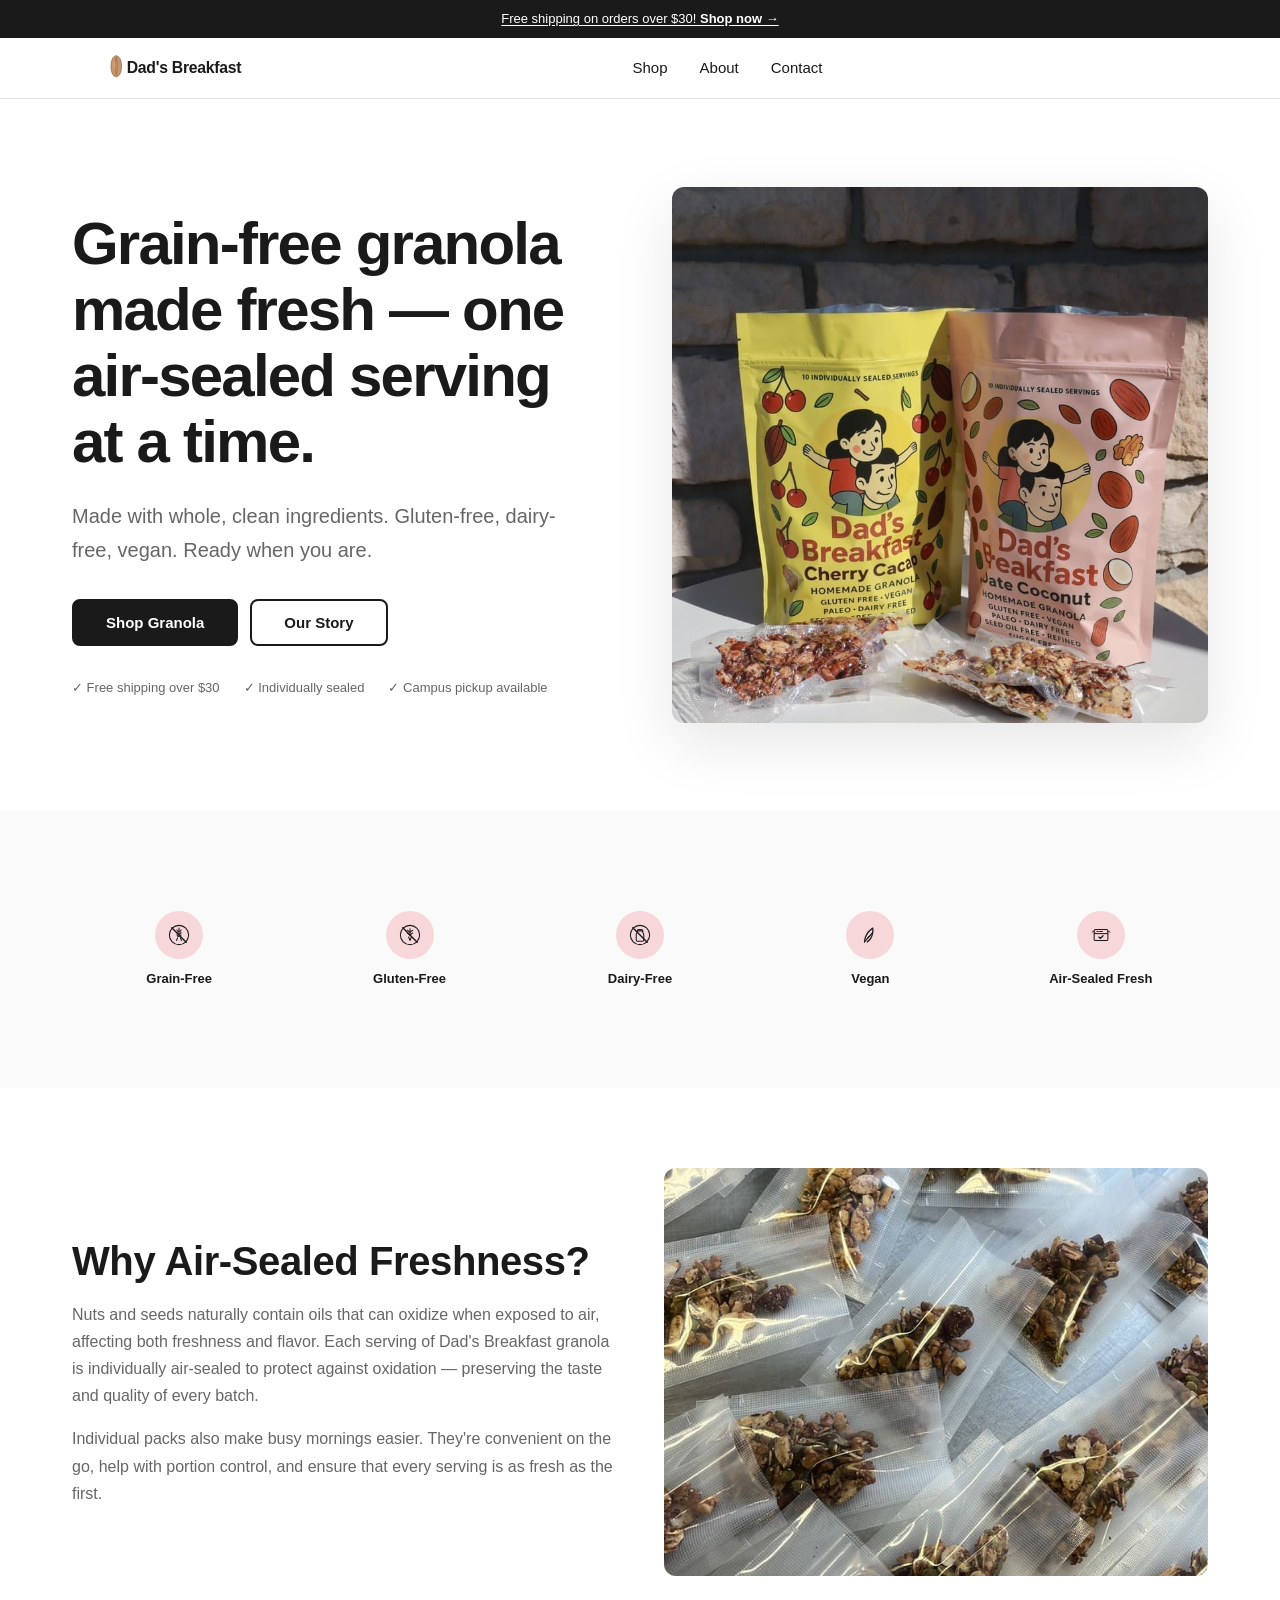
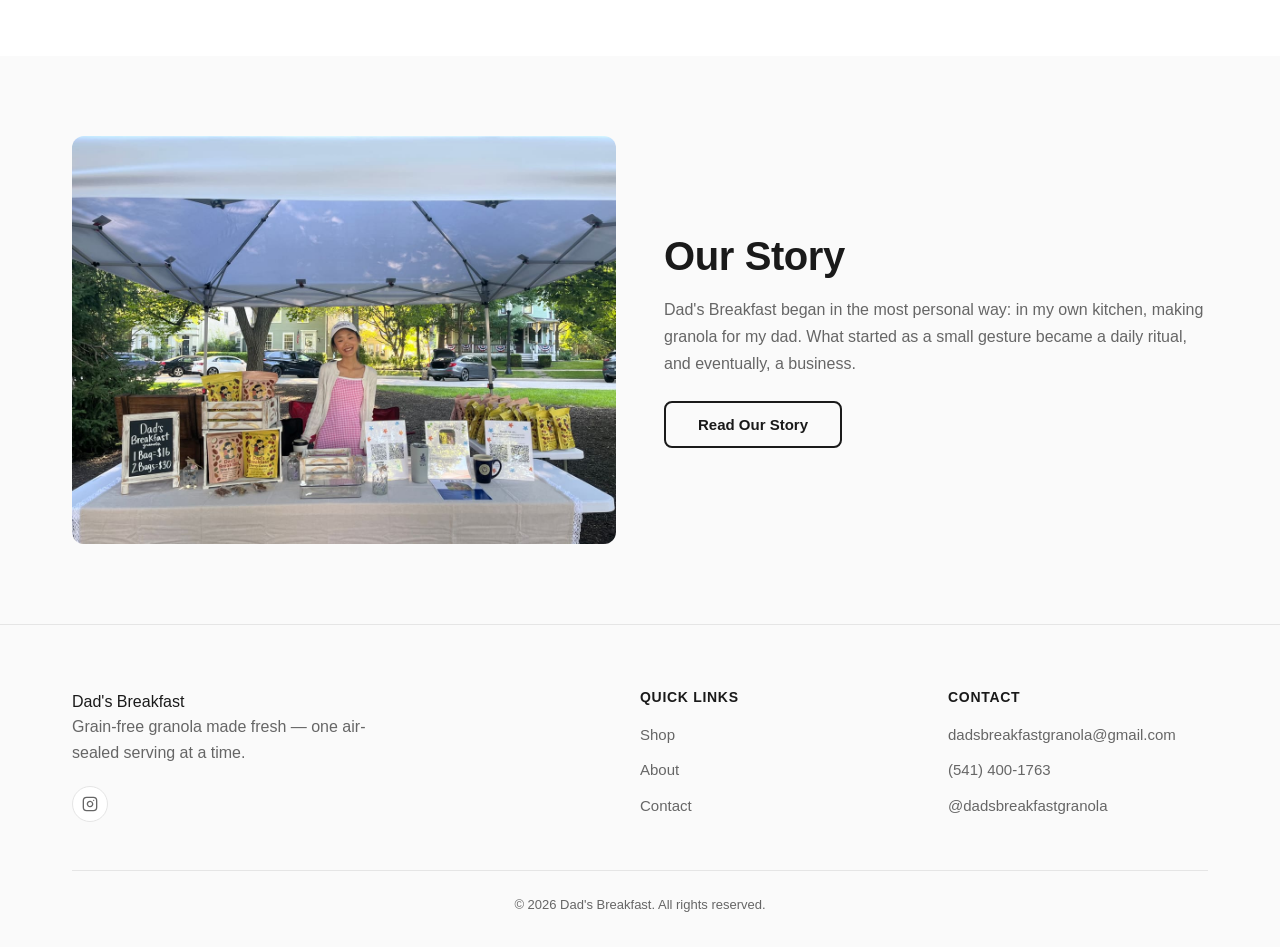
<file: index.html>
<!DOCTYPE html>
<html lang="en">
<head>
  <meta charset="UTF-8">
  <meta name="viewport" content="width=device-width, initial-scale=1.0">
  <title>Dad's Breakfast — Grain-Free Granola Made Fresh</title>
  <meta name="description" content="Grain-free granola made fresh, one air-sealed serving at a time. Gluten-free, dairy-free, vegan. Ready when you are.">
  <link rel="icon" href="assets/images/favicon.svg" type="image/svg+xml">
  <!-- Open Graph -->
  <meta property="og:title" content="Dad's Breakfast — Grain-Free Granola Made Fresh">
  <meta property="og:description" content="Grain-free granola made fresh, one air-sealed serving at a time. Gluten-free, dairy-free, vegan.">
  <meta property="og:image" content="https://pedroldrh.github.io/dadsbreakfast-site/assets/images/IMG_8307.jpeg">
  <meta property="og:url" content="https://pedroldrh.github.io/dadsbreakfast-site/">
  <meta property="og:type" content="website">
  <meta name="twitter:card" content="summary_large_image">
  <link rel="stylesheet" href="assets/css/style.css">
</head>
<body>
  <a class="skip-to-content" href="#main-content">Skip to content</a>

  <!-- Announcement Bar -->
  <div class="announcement-bar">
    <a href="products.html">Free shipping on orders over $30! <strong>Shop now &rarr;</strong></a>
  </div>

  <!-- Header -->
  <header class="header header--sticky">
    <div class="container">
      <div class="header__inner">
        <a href="index.html" class="header__logo">
          <img src="assets/images/logo.svg" alt="Dad's Breakfast" width="200" height="32">
        </a>
        <nav class="header__nav" role="navigation" aria-label="Main navigation">
          <a href="products.html">Shop</a>
          <a href="about.html">About</a>
          <a href="contact.html">Contact</a>
        </nav>
        <div class="header__actions">
          <button class="header__menu-btn" data-mobile-menu-toggle aria-label="Open navigation menu" aria-expanded="false">
            <svg width="24" height="24" viewBox="0 0 24 24" fill="none" stroke="currentColor" stroke-width="2" stroke-linecap="round" stroke-linejoin="round" aria-hidden="true">
              <line x1="3" y1="6" x2="21" y2="6"/><line x1="3" y1="12" x2="21" y2="12"/><line x1="3" y1="18" x2="21" y2="18"/>
            </svg>
          </button>
        </div>
      </div>
    </div>
  </header>

  <!-- Mobile Navigation -->
  <div class="mobile-nav" id="mobile-nav" role="dialog" aria-label="Navigation menu" aria-hidden="true">
    <div class="mobile-nav__header">
      <span class="header__logo">
        <img src="assets/images/logo.svg" alt="Dad's Breakfast" width="200" height="32">
      </span>
      <button data-mobile-menu-close aria-label="Close navigation menu">
        <svg width="24" height="24" viewBox="0 0 24 24" fill="none" stroke="currentColor" stroke-width="2"><line x1="18" y1="6" x2="6" y2="18"/><line x1="6" y1="6" x2="18" y2="18"/></svg>
      </button>
    </div>
    <nav class="mobile-nav__links">
      <a href="products.html">Shop</a>
      <a href="about.html">About</a>
      <a href="contact.html">Contact</a>
    </nav>
  </div>

  <main id="main-content">

    <!-- Hero Section -->
    <section class="hero-split">
      <div class="container">
        <div class="hero-split__grid">
          <div class="hero-split__content animate-in">
            <h1 class="hero-split__heading">Grain-free granola made fresh — one air-sealed serving at a time.</h1>
            <p class="hero-split__text">Made with whole, clean ingredients. Gluten-free, dairy-free, vegan. Ready when you are.</p>
            <div class="hero-split__actions">
              <a href="products.html" class="btn btn--primary">Shop Granola</a>
              <a href="about.html" class="btn btn--secondary">Our Story</a>
            </div>
            <div class="hero-split__trust">
              <span>&#10003; Free shipping over $30</span>
              <span>&#10003; Individually sealed</span>
              <span>&#10003; Campus pickup available</span>
            </div>
          </div>
          <div class="hero-split__image animate-in">
            <img src="assets/images/IMG_8307.jpeg" alt="Dad's Breakfast Date Coconut and Cherry Cacao granola bags with individually air-sealed servings" width="800" height="800" loading="eager">
          </div>
        </div>
      </div>
    </section>

    <!-- Brand Highlights -->
    <section class="highlights section">
      <div class="container">
        <div class="highlights__grid">
          <!-- Grain-Free: wheat stalk with prohibition circle -->
          <div class="highlights__item animate-in">
            <div class="highlights__icon">
              <svg width="28" height="28" viewBox="0 0 32 32" fill="none" aria-hidden="true">
                <circle cx="16" cy="16" r="14" stroke="currentColor" stroke-width="1.5"/>
                <path d="M16 6v12M13 8.5c0 1.5 1.5 2.5 3 2.5s3-1 3-2.5M13 12c0 1.5 1.5 2.5 3 2.5s3-1 3-2.5M13 15.5c0 1.5 1.5 2.5 3 2.5s3-1 3-2.5M14 20c-.5 1-1.5 2.5-1.5 4M18 20c.5 1 1.5 2.5 1.5 4" stroke="currentColor" stroke-width="1.5" stroke-linecap="round"/>
                <line x1="5.5" y1="5.5" x2="26.5" y2="26.5" stroke="currentColor" stroke-width="2" stroke-linecap="round"/>
              </svg>
            </div>
            <div class="highlights__label">Grain-Free</div>
          </div>
          <!-- Gluten-Free: wheat ear inside circle with slash -->
          <div class="highlights__item animate-in">
            <div class="highlights__icon">
              <svg width="28" height="28" viewBox="0 0 32 32" fill="none" aria-hidden="true">
                <circle cx="16" cy="16" r="14" stroke="currentColor" stroke-width="1.5"/>
                <path d="M16 7v10" stroke="currentColor" stroke-width="1.5" stroke-linecap="round"/>
                <path d="M12 9l4 3 4-3M12 13l4 3 4-3M14 19l2 5M18 19l-2 5" stroke="currentColor" stroke-width="1.5" stroke-linecap="round" stroke-linejoin="round"/>
                <line x1="5.5" y1="5.5" x2="26.5" y2="26.5" stroke="currentColor" stroke-width="2" stroke-linecap="round"/>
              </svg>
            </div>
            <div class="highlights__label">Gluten-Free</div>
          </div>
          <!-- Dairy-Free: milk bottle with prohibition slash -->
          <div class="highlights__item animate-in">
            <div class="highlights__icon">
              <svg width="28" height="28" viewBox="0 0 32 32" fill="none" aria-hidden="true">
                <circle cx="16" cy="16" r="14" stroke="currentColor" stroke-width="1.5"/>
                <path d="M12 10h8v2l1.5 3v8c0 1-1 2-2 2h-7c-1 0-2-1-2-2v-8L12 12V10z" stroke="currentColor" stroke-width="1.5" stroke-linecap="round" stroke-linejoin="round"/>
                <path d="M12 10c0-1 .5-2 2-2h4c1.5 0 2 1 2 2" stroke="currentColor" stroke-width="1.5" stroke-linecap="round"/>
                <line x1="5.5" y1="5.5" x2="26.5" y2="26.5" stroke="currentColor" stroke-width="2" stroke-linecap="round"/>
              </svg>
            </div>
            <div class="highlights__label">Dairy-Free</div>
          </div>
          <!-- Vegan: leaf with stem -->
          <div class="highlights__item animate-in">
            <div class="highlights__icon">
              <svg width="28" height="28" viewBox="0 0 32 32" fill="none" aria-hidden="true">
                <path d="M8 26C8 26 8 14 20 6c0 0 2 14-8 20" stroke="currentColor" stroke-width="1.8" stroke-linecap="round" stroke-linejoin="round"/>
                <path d="M8 26c4-4 8-8 12-14" stroke="currentColor" stroke-width="1.5" stroke-linecap="round"/>
                <path d="M13 19c2-1 4-3 5.5-5" stroke="currentColor" stroke-width="1.3" stroke-linecap="round"/>
                <path d="M10.5 22.5c1.5-1 3-2.5 4.5-4.5" stroke="currentColor" stroke-width="1.3" stroke-linecap="round"/>
              </svg>
            </div>
            <div class="highlights__label">Vegan</div>
          </div>
          <!-- Air-Sealed: vacuum-sealed package with seal lines -->
          <div class="highlights__item animate-in">
            <div class="highlights__icon">
              <svg width="28" height="28" viewBox="0 0 32 32" fill="none" aria-hidden="true">
                <rect x="6" y="8" width="20" height="16" rx="2" stroke="currentColor" stroke-width="1.5"/>
                <path d="M6 14h20" stroke="currentColor" stroke-width="1.5"/>
                <path d="M10 11h2M14 11h4" stroke="currentColor" stroke-width="1.5" stroke-linecap="round"/>
                <path d="M13 19l2 2 4-4" stroke="currentColor" stroke-width="1.8" stroke-linecap="round" stroke-linejoin="round"/>
                <path d="M3 12l2-2 2 2M25 12l2-2 2 2" stroke="currentColor" stroke-width="1.3" stroke-linecap="round" stroke-linejoin="round"/>
              </svg>
            </div>
            <div class="highlights__label">Air-Sealed Fresh</div>
          </div>
        </div>
      </div>
    </section>

    <!-- Air-Sealed Feature Section -->
    <section class="section">
      <div class="container">
        <div class="feature__grid animate-in">
          <div class="feature__content">
            <h2>Why Air-Sealed Freshness?</h2>
            <p>Nuts and seeds naturally contain oils that can oxidize when exposed to air, affecting both freshness and flavor. Each serving of Dad's Breakfast granola is individually air-sealed to protect against oxidation — preserving the taste and quality of every batch.</p>
            <p>Individual packs also make busy mornings easier. They're convenient on the go, help with portion control, and ensure that every serving is as fresh as the first.</p>
          </div>
          <div class="feature__image">
            <img src="assets/images/62EDBA83-F157-425E-8FC7-3F984378EAAC.jpeg" alt="Individually air-sealed granola servings laid out for freshness" width="800" height="600" loading="lazy">
          </div>
        </div>
      </div>
    </section>

    <!-- Founder Preview Section -->
    <section class="founder-preview section">
      <div class="container">
        <div class="feature__grid animate-in">
          <div class="feature__image">
            <img src="assets/images/IMG_0875.jpeg" alt="Founder of Dad's Breakfast at a local farmers market" width="800" height="600" loading="lazy">
          </div>
          <div class="feature__content">
            <h2>Our Story</h2>
            <p>Dad's Breakfast began in the most personal way: in my own kitchen, making granola for my dad. What started as a small gesture became a daily ritual, and eventually, a business.</p>
            <a href="about.html" class="btn btn--secondary">Read Our Story</a>
          </div>
        </div>
      </div>
    </section>

  </main>

  <!-- Footer -->
  <footer class="footer">
    <div class="container">
      <div class="footer__grid">
        <div>
          <div class="footer__brand">Dad's Breakfast</div>
          <p style="color:var(--color-text-light);margin-bottom:1rem;max-width:300px;">Grain-free granola made fresh — one air-sealed serving at a time.</p>
          <div class="footer__social">
            <a href="https://instagram.com/dadsbreakfastgranola" target="_blank" rel="noopener" aria-label="Instagram">
              <svg width="20" height="20" viewBox="0 0 24 24" fill="none" stroke="currentColor" stroke-width="2" stroke-linecap="round" stroke-linejoin="round"><rect x="2" y="2" width="20" height="20" rx="5" ry="5"/><path d="M16 11.37A4 4 0 1 1 12.63 8 4 4 0 0 1 16 11.37z"/><line x1="17.5" y1="6.5" x2="17.51" y2="6.5"/></svg>
            </a>
          </div>
        </div>
        <div>
          <h4 class="footer__heading">Quick Links</h4>
          <ul class="footer__links">
            <li><a href="products.html">Shop</a></li>
            <li><a href="about.html">About</a></li>
            <li><a href="contact.html">Contact</a></li>
          </ul>
        </div>
        <div>
          <h4 class="footer__heading">Contact</h4>
          <ul class="footer__links">
            <li><a href="mailto:dadsbreakfastgranola@gmail.com">dadsbreakfastgranola@gmail.com</a></li>
            <li><a href="tel:+15414001763">(541) 400-1763</a></li>
            <li><a href="https://instagram.com/dadsbreakfastgranola" target="_blank" rel="noopener">@dadsbreakfastgranola</a></li>
          </ul>
        </div>
      </div>
      <div class="footer__bottom">
        <p>&copy; <span data-year></span> Dad's Breakfast. All rights reserved.</p>
      </div>
    </div>
  </footer>

  <script src="assets/js/main.js"></script>
</body>
</html>
</file>
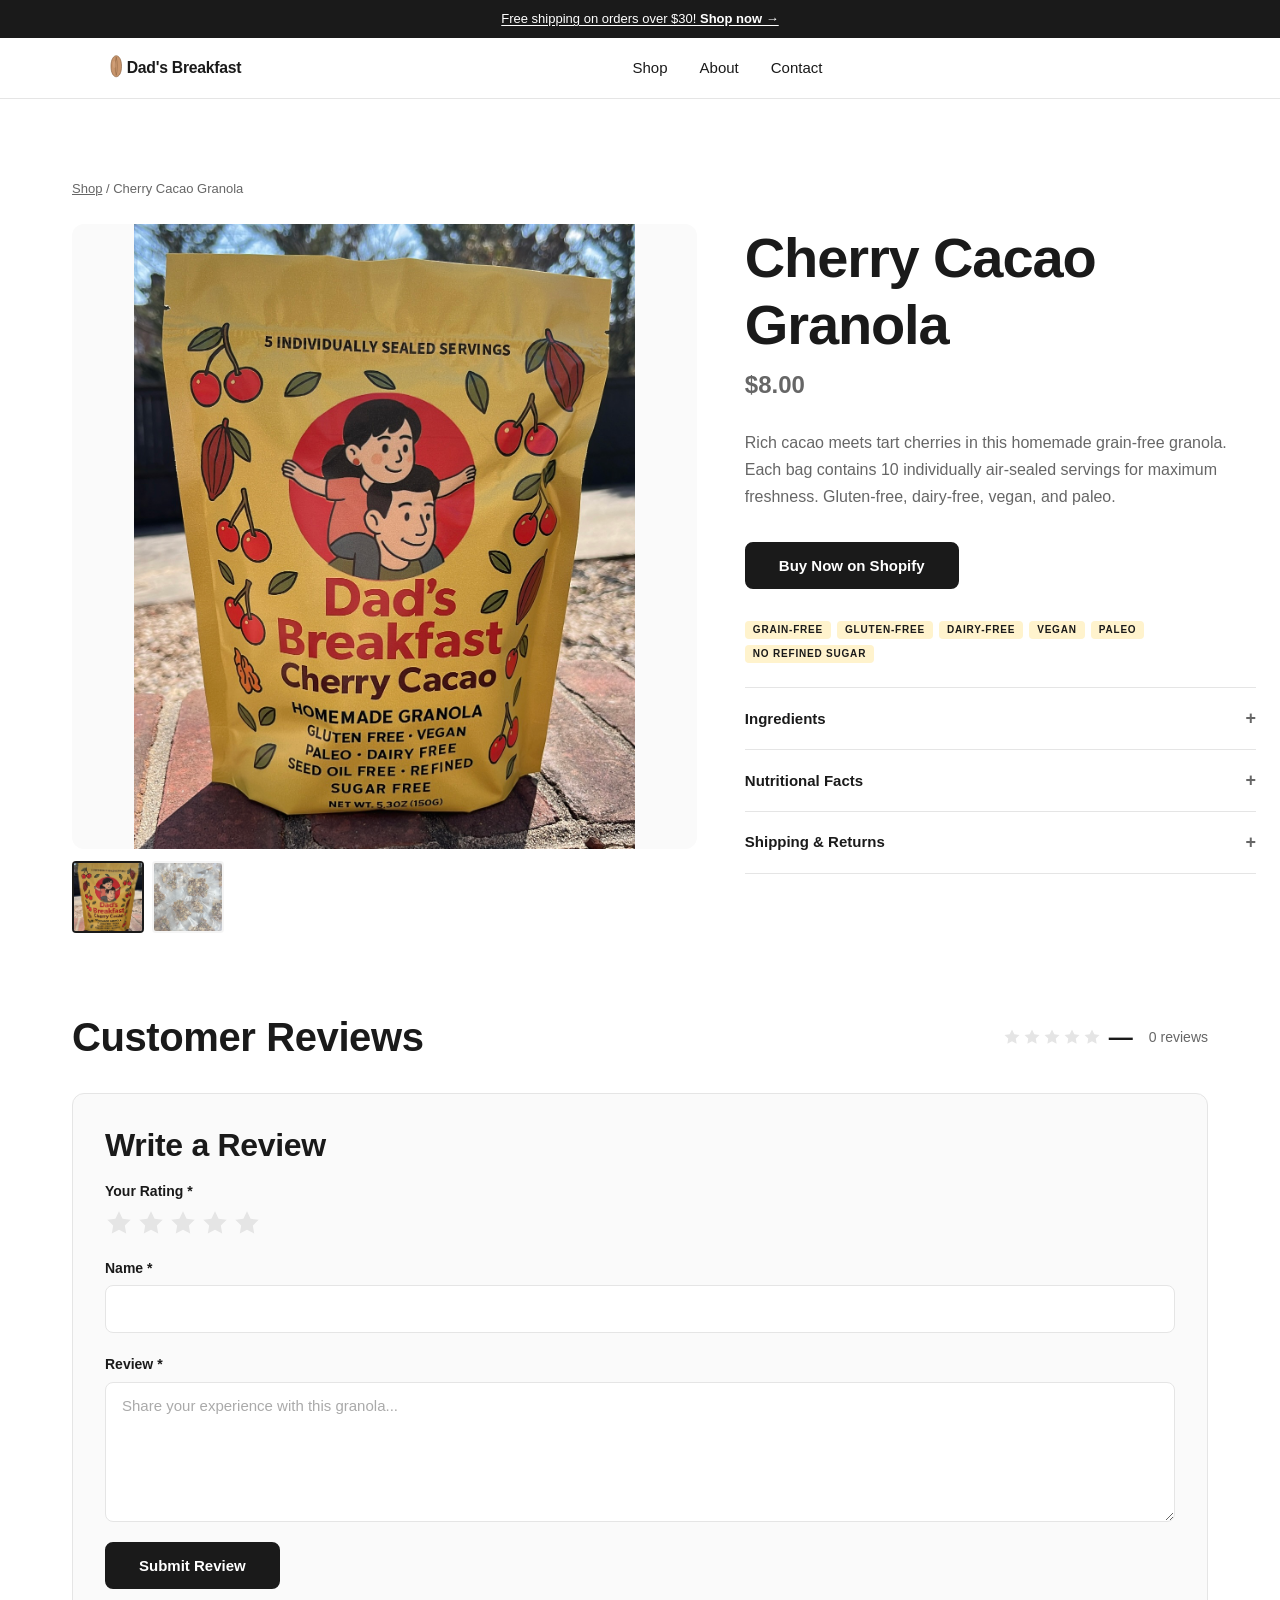
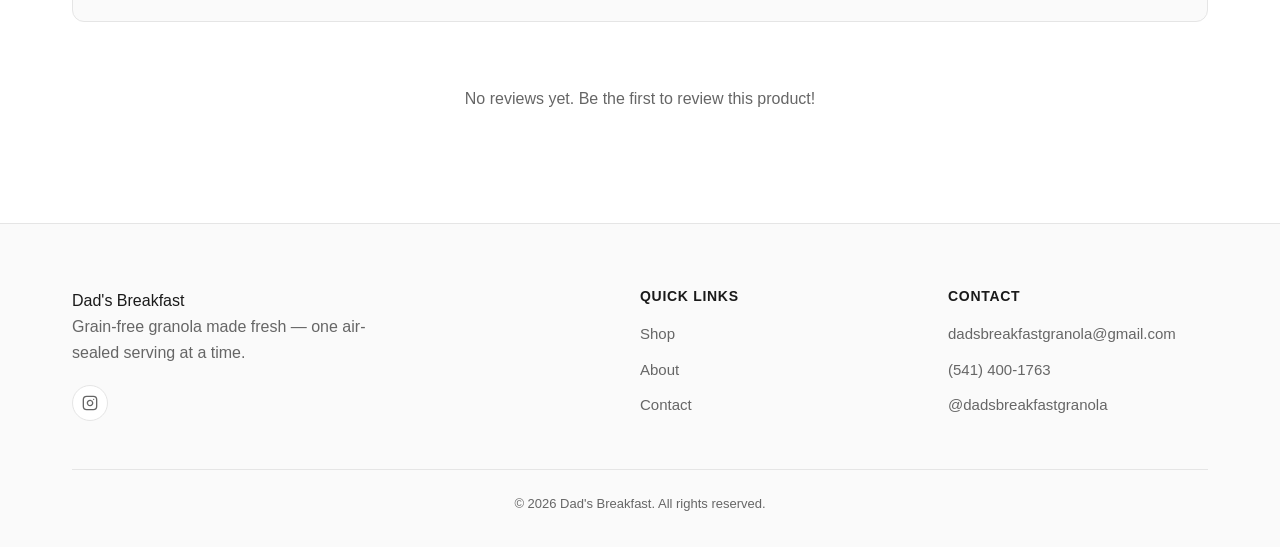
<file: cherry-cacao.html>
<!DOCTYPE html>
<html lang="en">
<head>
  <meta charset="UTF-8">
  <meta name="viewport" content="width=device-width, initial-scale=1.0">
  <title>Cherry Cacao Granola — Dad's Breakfast</title>
  <meta name="description" content="Rich cacao meets tart cherries in this homemade grain-free granola. Gluten-free, dairy-free, vegan, and paleo. Individually air-sealed for freshness.">
  <link rel="icon" href="assets/images/favicon.svg" type="image/svg+xml">
  <meta property="og:title" content="Cherry Cacao Granola — Dad's Breakfast">
  <meta property="og:description" content="Rich cacao meets tart cherries in this homemade grain-free granola. Gluten-free, dairy-free, vegan, and paleo.">
  <meta property="og:image" content="https://pedroldrh.github.io/dadsbreakfast-site/assets/images/37B38BC4-2931-4154-883C-5483EE76FA46.jpg">
  <meta property="og:url" content="https://pedroldrh.github.io/dadsbreakfast-site/cherry-cacao.html">
  <meta property="og:type" content="product">
  <meta name="twitter:card" content="summary_large_image">
  <link rel="stylesheet" href="assets/css/style.css">
</head>
<body>
  <a class="skip-to-content" href="#main-content">Skip to content</a>

  <div class="announcement-bar">
    <a href="products.html">Free shipping on orders over $30! <strong>Shop now →</strong></a>
  </div>

  <header class="header header--sticky">
    <div class="container">
      <div class="header__inner">
        <a href="index.html" class="header__logo">
          <img src="assets/images/logo.svg" alt="Dad's Breakfast" width="200" height="32">
        </a>
        <nav class="header__nav" role="navigation" aria-label="Main navigation">
          <a href="products.html">Shop</a>
          <a href="about.html">About</a>
          <a href="contact.html">Contact</a>
        </nav>
        <div class="header__actions">
          <button class="header__menu-btn" data-mobile-menu-toggle aria-label="Open navigation menu" aria-expanded="false">
            <svg width="24" height="24" viewBox="0 0 24 24" fill="none" stroke="currentColor" stroke-width="2" stroke-linecap="round" stroke-linejoin="round" aria-hidden="true">
              <line x1="3" y1="6" x2="21" y2="6"/><line x1="3" y1="12" x2="21" y2="12"/><line x1="3" y1="18" x2="21" y2="18"/>
            </svg>
          </button>
        </div>
      </div>
    </div>
  </header>

  <div class="mobile-nav" id="mobile-nav" role="dialog" aria-label="Navigation menu" aria-hidden="true">
    <div class="mobile-nav__header">
      <span class="header__logo">
        <img src="assets/images/logo.svg" alt="Dad's Breakfast" width="200" height="32">
      </span>
      <button data-mobile-menu-close aria-label="Close navigation menu">
        <svg width="24" height="24" viewBox="0 0 24 24" fill="none" stroke="currentColor" stroke-width="2"><line x1="18" y1="6" x2="6" y2="18"/><line x1="6" y1="6" x2="18" y2="18"/></svg>
      </button>
    </div>
    <nav class="mobile-nav__links">
      <a href="products.html">Shop</a>
      <a href="about.html">About</a>
      <a href="contact.html">Contact</a>
    </nav>
  </div>

  <main id="main-content">
    <section class="section product-page">
      <div class="container">
        <nav style="margin-bottom:1.5rem;font-size:0.8125rem;color:var(--color-text-light);" aria-label="Breadcrumb">
          <a href="products.html" style="text-decoration:underline;">Shop</a> / Cherry Cacao Granola
        </nav>

        <div class="product-page__grid">
          <div class="gallery">
            <div class="gallery__main">
              <img src="assets/images/37B38BC4-2931-4154-883C-5483EE76FA46.jpg" alt="Dad's Breakfast Cherry Cacao granola on store shelves" id="gallery-main-img">
            </div>
            <div class="gallery__thumbs">
              <button class="gallery__thumb gallery__thumb--active" type="button">
                <img src="assets/images/37B38BC4-2931-4154-883C-5483EE76FA46.jpg" alt="Cherry Cacao granola on store shelves">
              </button>
              <button class="gallery__thumb" type="button">
                <img src="assets/images/9C50F393-BD29-41F0-B0BC-A8F6C48F67D3.jpeg" alt="Close-up of air-sealed granola packs">
              </button>
            </div>
          </div>

          <div class="product-info">
            <h1 class="product-info__title">Cherry Cacao Granola</h1>
            <p class="product-info__price">$8.00</p>
            <p class="product-info__description">Rich cacao meets tart cherries in this homemade grain-free granola. Each bag contains 10 individually air-sealed servings for maximum freshness. Gluten-free, dairy-free, vegan, and paleo.</p>

            <div class="product-actions">
              <a href="https://bsbqbpo84biw6vpu-74228498479.shopifypreview.com/products/cherry-cacao-granola?variant=45030524092463" class="btn btn--primary" target="_blank" rel="noopener" style="text-align:center;">Buy Now on Shopify</a>
            </div>

            <div class="nutrition-badges" style="margin-bottom:1.5rem;">
              <span class="badge badge--yellow">Grain-Free</span>
              <span class="badge badge--yellow">Gluten-Free</span>
              <span class="badge badge--yellow">Dairy-Free</span>
              <span class="badge badge--yellow">Vegan</span>
              <span class="badge badge--yellow">Paleo</span>
              <span class="badge badge--yellow">No Refined Sugar</span>
            </div>

            <details class="product-dropdown">
              <summary>Ingredients</summary>
              <div class="product-dropdown__content">
                <p>Dried cherries, cacao nibs, almonds, cashews, sunflower seeds, coconut oil, maple syrup, vanilla extract, sea salt.</p>
                <p><strong>Contains:</strong> Tree nuts (almonds, cashews, coconut).</p>
              </div>
            </details>

            <details class="product-dropdown">
              <summary>Nutritional Facts</summary>
              <div class="product-dropdown__content">
                <p><strong>Serving Size:</strong> 1 air-sealed pack (~45g)</p>
                <p><strong>Calories:</strong> ~230</p>
                <p>Made with whole, recognizable ingredients. No grains, no refined sugar, no seed oils, no artificial additives. See packaging for full nutrition label.</p>
              </div>
            </details>

            <details class="product-dropdown">
              <summary>Shipping & Returns</summary>
              <div class="product-dropdown__content">
                <p>$5.95 flat rate shipping on orders under $30. Free shipping on orders $30+. Local pickup available in Lexington, VA.</p>
                <p>Orders ship within 1-2 business days. Each serving stays fresh for up to 3 months thanks to air-sealed packaging.</p>
              </div>
            </details>
          </div>
        </div>

        <div class="reviews" id="reviews">
          <div class="reviews__header">
            <h2>Customer Reviews</h2>
            <div style="display:flex;align-items:center;gap:1rem;">
              <div class="reviews__avg" id="reviews-avg"></div>
              <span class="reviews__count" id="reviews-count"></span>
            </div>
          </div>

          <form class="review-form" id="review-form" data-product-id="cherry-cacao">
            <h3>Write a Review</h3>
            <div class="form-group">
              <label class="form-label">Your Rating <span aria-hidden="true">*</span></label>
              <div class="star-input" id="star-input">
                <svg viewBox="0 0 24 24"><path d="M12 2l3.09 6.26L22 9.27l-5 4.87 1.18 6.88L12 17.77l-6.18 3.25L7 14.14 2 9.27l6.91-1.01L12 2z"/></svg>
                <svg viewBox="0 0 24 24"><path d="M12 2l3.09 6.26L22 9.27l-5 4.87 1.18 6.88L12 17.77l-6.18 3.25L7 14.14 2 9.27l6.91-1.01L12 2z"/></svg>
                <svg viewBox="0 0 24 24"><path d="M12 2l3.09 6.26L22 9.27l-5 4.87 1.18 6.88L12 17.77l-6.18 3.25L7 14.14 2 9.27l6.91-1.01L12 2z"/></svg>
                <svg viewBox="0 0 24 24"><path d="M12 2l3.09 6.26L22 9.27l-5 4.87 1.18 6.88L12 17.77l-6.18 3.25L7 14.14 2 9.27l6.91-1.01L12 2z"/></svg>
                <svg viewBox="0 0 24 24"><path d="M12 2l3.09 6.26L22 9.27l-5 4.87 1.18 6.88L12 17.77l-6.18 3.25L7 14.14 2 9.27l6.91-1.01L12 2z"/></svg>
              </div>
            </div>
            <div class="form-group">
              <label class="form-label" for="reviewer-name">Name <span aria-hidden="true">*</span></label>
              <input type="text" class="form-input" id="reviewer-name" name="reviewer-name" required autocomplete="name">
            </div>
            <div class="form-group">
              <label class="form-label" for="review-text">Review <span aria-hidden="true">*</span></label>
              <textarea class="form-textarea" id="review-text" name="review-text" rows="4" required placeholder="Share your experience with this granola..."></textarea>
            </div>
            <button type="submit" class="btn btn--primary">Submit Review</button>
          </form>

          <div id="reviews-list"></div>
        </div>

      </div>
    </section>
  </main>

  <footer class="footer">
    <div class="container">
      <div class="footer__grid">
        <div>
          <div class="footer__brand">Dad's Breakfast</div>
          <p style="color:var(--color-text-light);margin-bottom:1rem;max-width:300px;">Grain-free granola made fresh — one air-sealed serving at a time.</p>
          <div class="footer__social">
            <a href="https://instagram.com/dadsbreakfastgranola" target="_blank" rel="noopener" aria-label="Instagram">
              <svg width="20" height="20" viewBox="0 0 24 24" fill="none" stroke="currentColor" stroke-width="2" stroke-linecap="round" stroke-linejoin="round"><rect x="2" y="2" width="20" height="20" rx="5" ry="5"/><path d="M16 11.37A4 4 0 1 1 12.63 8 4 4 0 0 1 16 11.37z"/><line x1="17.5" y1="6.5" x2="17.51" y2="6.5"/></svg>
            </a>
          </div>
        </div>
        <div>
          <h4 class="footer__heading">Quick Links</h4>
          <ul class="footer__links">
            <li><a href="products.html">Shop</a></li>
            <li><a href="about.html">About</a></li>
            <li><a href="contact.html">Contact</a></li>
          </ul>
        </div>
        <div>
          <h4 class="footer__heading">Contact</h4>
          <ul class="footer__links">
            <li><a href="mailto:dadsbreakfastgranola@gmail.com">dadsbreakfastgranola@gmail.com</a></li>
            <li><a href="tel:+15414001763">(541) 400-1763</a></li>
            <li><a href="https://instagram.com/dadsbreakfastgranola" target="_blank" rel="noopener">@dadsbreakfastgranola</a></li>
          </ul>
        </div>
      </div>
      <div class="footer__bottom">
        <p>&copy; <span data-year></span> Dad's Breakfast. All rights reserved.</p>
      </div>
    </div>
  </footer>

  <script src="assets/js/main.js"></script>
</body>
</html>
</file>
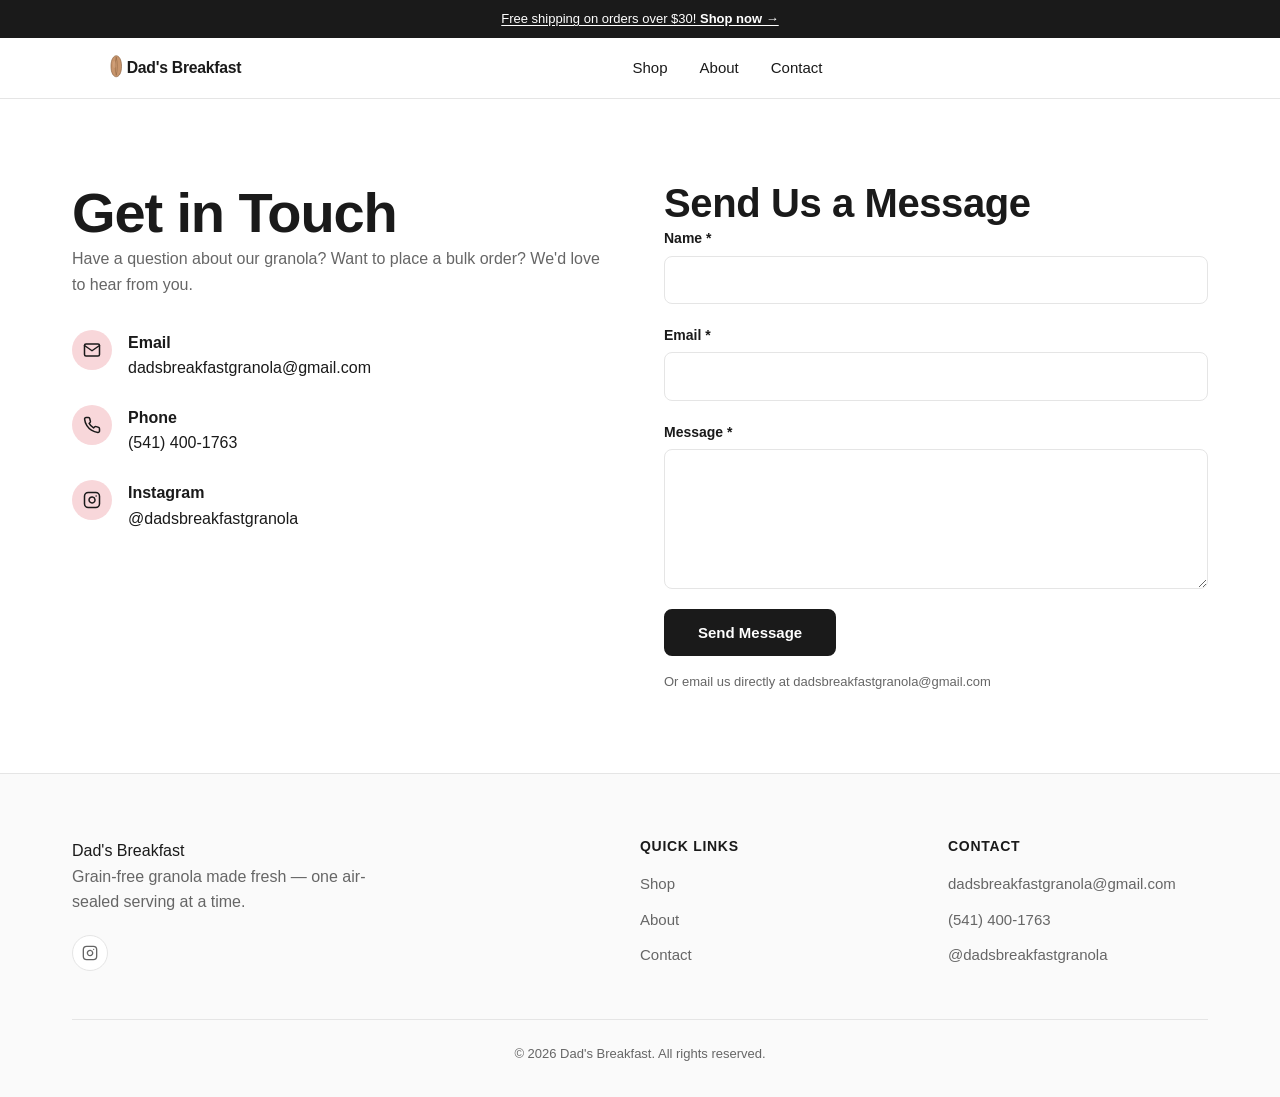
<file: contact.html>
<!DOCTYPE html>
<html lang="en">
<head>
  <meta charset="UTF-8">
  <meta name="viewport" content="width=device-width, initial-scale=1.0">
  <title>Contact — Dad's Breakfast</title>
  <meta name="description" content="Get in touch with Dad's Breakfast. Questions about our grain-free granola? We'd love to hear from you.">
  <link rel="icon" href="assets/images/favicon.svg" type="image/svg+xml">
  <meta property="og:title" content="Contact — Dad's Breakfast">
  <meta property="og:description" content="Get in touch with Dad's Breakfast. Questions about our grain-free granola? We'd love to hear from you.">
  <meta property="og:image" content="https://pedroldrh.github.io/dadsbreakfast-site/assets/images/IMG_8307.jpeg">
  <meta property="og:url" content="https://pedroldrh.github.io/dadsbreakfast-site/contact.html">
  <meta property="og:type" content="website">
  <meta name="twitter:card" content="summary_large_image">
  <link rel="stylesheet" href="assets/css/style.css">
</head>
<body>
  <a class="skip-to-content" href="#main-content">Skip to content</a>

  <!-- Announcement Bar -->
  <div class="announcement-bar">
    <a href="products.html">Free shipping on orders over $30! <strong>Shop now →</strong></a>
  </div>

  <!-- Header -->
  <header class="header header--sticky">
    <div class="container">
      <div class="header__inner">
        <a href="index.html" class="header__logo">
          <img src="assets/images/logo.svg" alt="Dad's Breakfast" width="200" height="32">
        </a>
        <nav class="header__nav" role="navigation" aria-label="Main navigation">
          <a href="products.html">Shop</a>
          <a href="about.html">About</a>
          <a href="contact.html">Contact</a>
        </nav>
        <div class="header__actions">
          <button class="header__menu-btn" data-mobile-menu-toggle aria-label="Open navigation menu" aria-expanded="false">
            <svg width="24" height="24" viewBox="0 0 24 24" fill="none" stroke="currentColor" stroke-width="2" stroke-linecap="round" stroke-linejoin="round" aria-hidden="true">
              <line x1="3" y1="6" x2="21" y2="6"/><line x1="3" y1="12" x2="21" y2="12"/><line x1="3" y1="18" x2="21" y2="18"/>
            </svg>
          </button>
        </div>
      </div>
    </div>
  </header>

  <!-- Mobile Navigation -->
  <div class="mobile-nav" id="mobile-nav" role="dialog" aria-label="Navigation menu" aria-hidden="true">
    <div class="mobile-nav__header">
      <span class="header__logo">
        <img src="assets/images/logo.svg" alt="Dad's Breakfast" width="200" height="32">
      </span>
      <button data-mobile-menu-close aria-label="Close navigation menu">
        <svg width="24" height="24" viewBox="0 0 24 24" fill="none" stroke="currentColor" stroke-width="2"><line x1="18" y1="6" x2="6" y2="18"/><line x1="6" y1="6" x2="18" y2="18"/></svg>
      </button>
    </div>
    <nav class="mobile-nav__links">
      <a href="products.html">Shop</a>
      <a href="about.html">About</a>
      <a href="contact.html">Contact</a>
    </nav>
  </div>

  <main id="main-content">
    <section class="section">
      <div class="container">
        <div class="contact-grid">

          <!-- Contact Info -->
          <div class="animate-in">
            <h1>Get in Touch</h1>
            <p style="color:var(--color-text-light);margin-bottom:2rem;">Have a question about our granola? Want to place a bulk order? We'd love to hear from you.</p>

            <div class="contact-info__item">
              <div class="contact-info__icon">
                <svg width="20" height="20" viewBox="0 0 24 24" fill="none" stroke="currentColor" stroke-width="2" stroke-linecap="round" stroke-linejoin="round" aria-hidden="true">
                  <path d="M4 4h16c1.1 0 2 .9 2 2v12c0 1.1-.9 2-2 2H4c-1.1 0-2-.9-2-2V6c0-1.1.9-2 2-2z"/><polyline points="22,6 12,13 2,6"/>
                </svg>
              </div>
              <div>
                <strong>Email</strong><br>
                <a href="mailto:dadsbreakfastgranola@gmail.com">dadsbreakfastgranola@gmail.com</a>
              </div>
            </div>

            <div class="contact-info__item">
              <div class="contact-info__icon">
                <svg width="20" height="20" viewBox="0 0 24 24" fill="none" stroke="currentColor" stroke-width="2" stroke-linecap="round" stroke-linejoin="round" aria-hidden="true">
                  <path d="M22 16.92v3a2 2 0 0 1-2.18 2 19.79 19.79 0 0 1-8.63-3.07 19.5 19.5 0 0 1-6-6 19.79 19.79 0 0 1-3.07-8.67A2 2 0 0 1 4.11 2h3a2 2 0 0 1 2 1.72 12.84 12.84 0 0 0 .7 2.81 2 2 0 0 1-.45 2.11L8.09 9.91a16 16 0 0 0 6 6l1.27-1.27a2 2 0 0 1 2.11-.45 12.84 12.84 0 0 0 2.81.7A2 2 0 0 1 22 16.92z"/>
                </svg>
              </div>
              <div>
                <strong>Phone</strong><br>
                <a href="tel:+15414001763">(541) 400-1763</a>
              </div>
            </div>

            <div class="contact-info__item">
              <div class="contact-info__icon">
                <svg width="20" height="20" viewBox="0 0 24 24" fill="none" stroke="currentColor" stroke-width="2" stroke-linecap="round" stroke-linejoin="round" aria-hidden="true">
                  <rect x="2" y="2" width="20" height="20" rx="5" ry="5"/><path d="M16 11.37A4 4 0 1 1 12.63 8 4 4 0 0 1 16 11.37z"/><line x1="17.5" y1="6.5" x2="17.51" y2="6.5"/>
                </svg>
              </div>
              <div>
                <strong>Instagram</strong><br>
                <a href="https://instagram.com/dadsbreakfastgranola" target="_blank" rel="noopener">@dadsbreakfastgranola</a>
              </div>
            </div>
          </div>

          <!-- Contact Form -->
          <div class="animate-in">
            <h2>Send Us a Message</h2>
            <form id="contact-form" data-action="https://formspree.io/f/xformid" method="POST">
              <div id="form-message" style="display:none;padding:1rem;border-radius:var(--radius-md);margin-bottom:1.5rem;"></div>
              <div class="form-group">
                <label class="form-label" for="contact-name">Name <span aria-hidden="true">*</span></label>
                <input type="text" class="form-input" id="contact-name" name="name" required autocomplete="name">
              </div>
              <div class="form-group">
                <label class="form-label" for="contact-email">Email <span aria-hidden="true">*</span></label>
                <input type="email" class="form-input" id="contact-email" name="email" required autocomplete="email">
              </div>
              <div class="form-group">
                <label class="form-label" for="contact-message">Message <span aria-hidden="true">*</span></label>
                <textarea class="form-textarea" id="contact-message" name="message" rows="5" required></textarea>
              </div>
              <button type="submit" class="btn btn--primary">Send Message</button>
            </form>
            <p style="font-size:0.8125rem;color:var(--color-text-light);margin-top:1rem;">
              Or email us directly at <a href="mailto:dadsbreakfastgranola@gmail.com">dadsbreakfastgranola@gmail.com</a>
            </p>
          </div>

        </div>
      </div>
    </section>
  </main>

  <!-- Footer -->
  <footer class="footer">
    <div class="container">
      <div class="footer__grid">
        <div>
          <div class="footer__brand">Dad's Breakfast</div>
          <p style="color:var(--color-text-light);margin-bottom:1rem;max-width:300px;">Grain-free granola made fresh — one air-sealed serving at a time.</p>
          <div class="footer__social">
            <a href="https://instagram.com/dadsbreakfastgranola" target="_blank" rel="noopener" aria-label="Instagram">
              <svg width="20" height="20" viewBox="0 0 24 24" fill="none" stroke="currentColor" stroke-width="2" stroke-linecap="round" stroke-linejoin="round"><rect x="2" y="2" width="20" height="20" rx="5" ry="5"/><path d="M16 11.37A4 4 0 1 1 12.63 8 4 4 0 0 1 16 11.37z"/><line x1="17.5" y1="6.5" x2="17.51" y2="6.5"/></svg>
            </a>
          </div>
        </div>
        <div>
          <h4 class="footer__heading">Quick Links</h4>
          <ul class="footer__links">
            <li><a href="products.html">Shop</a></li>
            <li><a href="about.html">About</a></li>
            <li><a href="contact.html">Contact</a></li>
          </ul>
        </div>
        <div>
          <h4 class="footer__heading">Contact</h4>
          <ul class="footer__links">
            <li><a href="mailto:dadsbreakfastgranola@gmail.com">dadsbreakfastgranola@gmail.com</a></li>
            <li><a href="tel:+15414001763">(541) 400-1763</a></li>
            <li><a href="https://instagram.com/dadsbreakfastgranola" target="_blank" rel="noopener">@dadsbreakfastgranola</a></li>
          </ul>
        </div>
      </div>
      <div class="footer__bottom">
        <p>&copy; <span data-year></span> Dad's Breakfast. All rights reserved.</p>
      </div>
    </div>
  </footer>

  <script src="assets/js/main.js"></script>
</body>
</html>
</file>
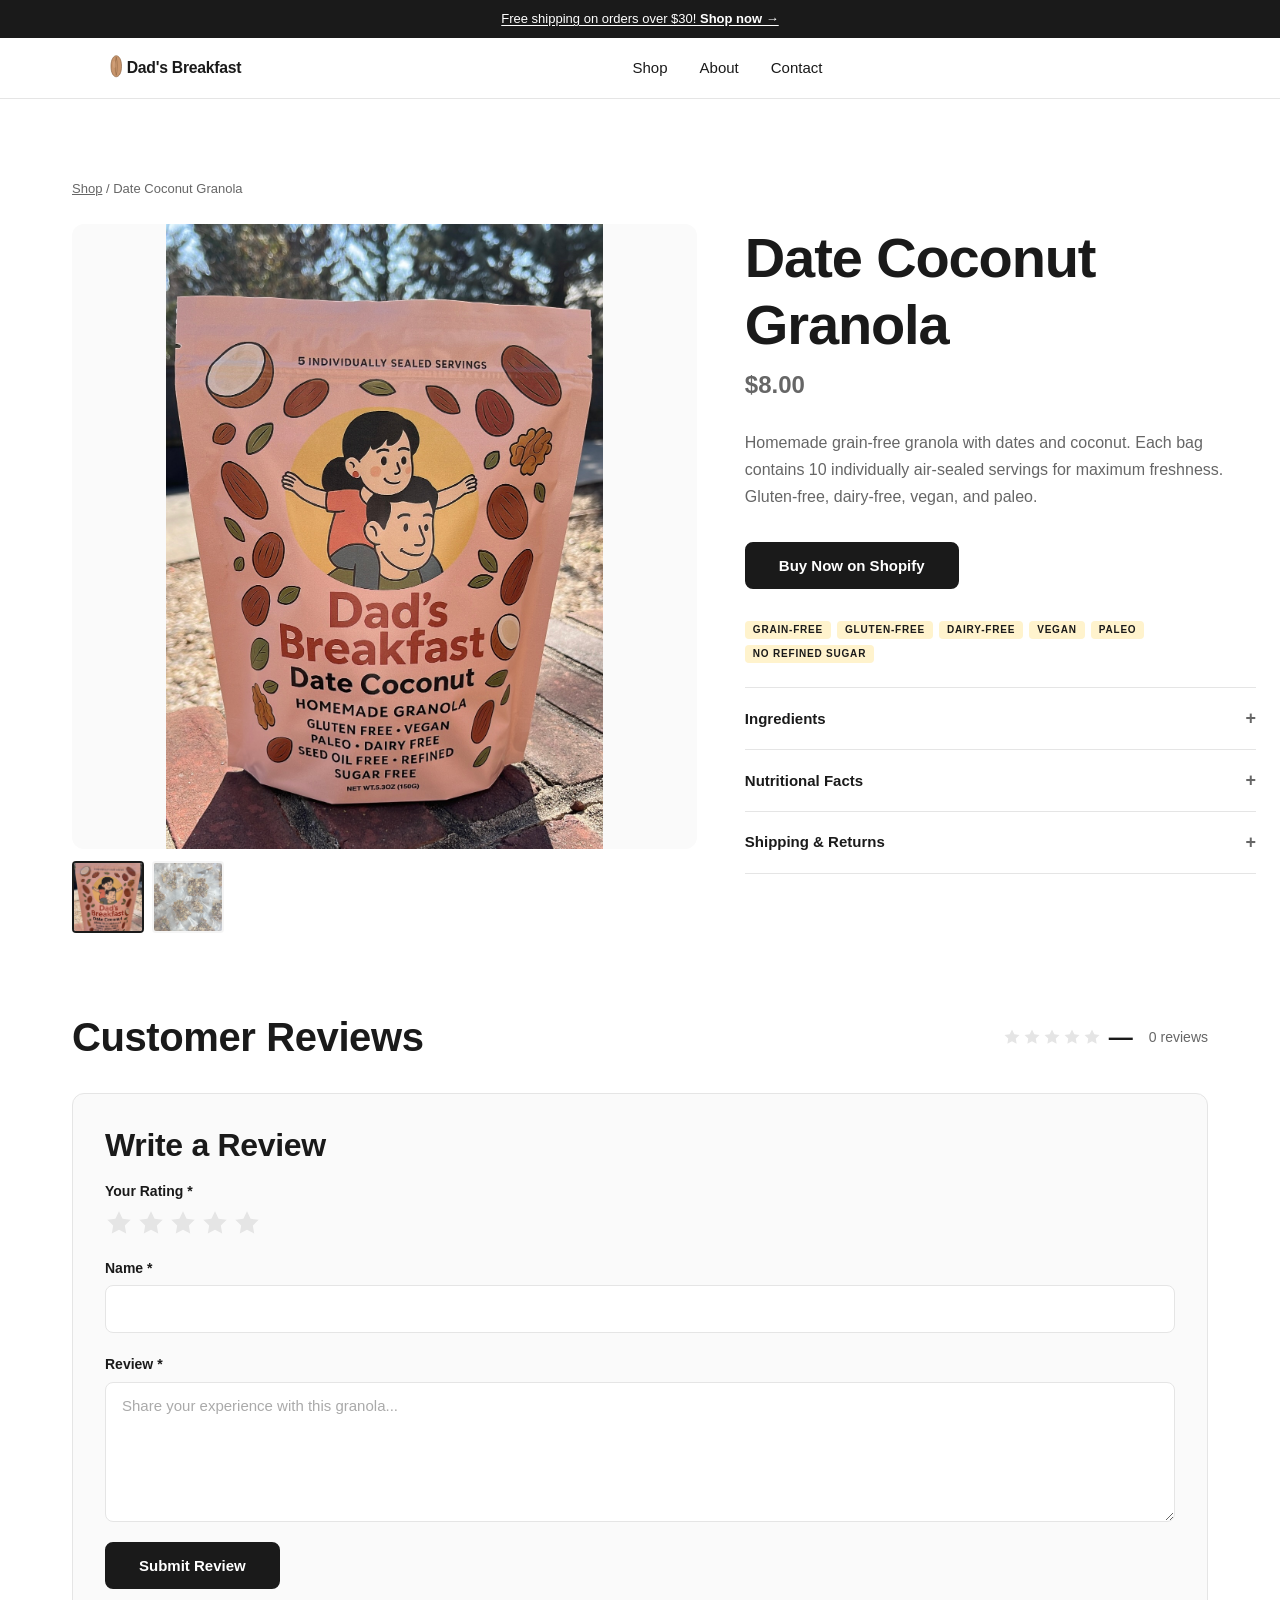
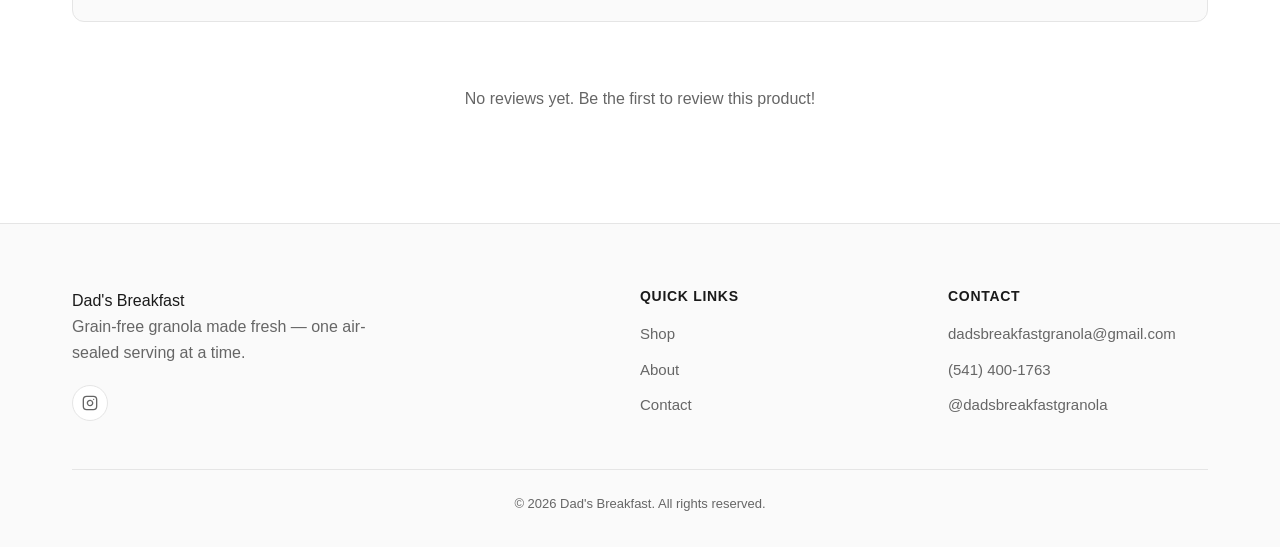
<file: date-coconut.html>
<!DOCTYPE html>
<html lang="en">
<head>
  <meta charset="UTF-8">
  <meta name="viewport" content="width=device-width, initial-scale=1.0">
  <title>Date Coconut Granola — Dad's Breakfast</title>
  <meta name="description" content="Homemade grain-free granola with dates and coconut. Gluten-free, dairy-free, vegan, and paleo. Individually air-sealed for freshness.">
  <link rel="icon" href="assets/images/favicon.svg" type="image/svg+xml">
  <meta property="og:title" content="Date Coconut Granola — Dad's Breakfast">
  <meta property="og:description" content="Homemade grain-free granola with dates and coconut. Gluten-free, dairy-free, vegan, and paleo.">
  <meta property="og:image" content="https://pedroldrh.github.io/dadsbreakfast-site/assets/images/8425F056-F229-4503-9699-968A83C8201C.jpg">
  <meta property="og:url" content="https://pedroldrh.github.io/dadsbreakfast-site/date-coconut.html">
  <meta property="og:type" content="product">
  <meta name="twitter:card" content="summary_large_image">
  <link rel="stylesheet" href="assets/css/style.css">
</head>
<body>
  <a class="skip-to-content" href="#main-content">Skip to content</a>

  <!-- Announcement Bar -->
  <div class="announcement-bar">
    <a href="products.html">Free shipping on orders over $30! <strong>Shop now →</strong></a>
  </div>

  <!-- Header -->
  <header class="header header--sticky">
    <div class="container">
      <div class="header__inner">
        <a href="index.html" class="header__logo">
          <img src="assets/images/logo.svg" alt="Dad's Breakfast" width="200" height="32">
        </a>
        <nav class="header__nav" role="navigation" aria-label="Main navigation">
          <a href="products.html">Shop</a>
          <a href="about.html">About</a>
          <a href="contact.html">Contact</a>
        </nav>
        <div class="header__actions">
          <button class="header__menu-btn" data-mobile-menu-toggle aria-label="Open navigation menu" aria-expanded="false">
            <svg width="24" height="24" viewBox="0 0 24 24" fill="none" stroke="currentColor" stroke-width="2" stroke-linecap="round" stroke-linejoin="round" aria-hidden="true">
              <line x1="3" y1="6" x2="21" y2="6"/><line x1="3" y1="12" x2="21" y2="12"/><line x1="3" y1="18" x2="21" y2="18"/>
            </svg>
          </button>
        </div>
      </div>
    </div>
  </header>

  <!-- Mobile Navigation -->
  <div class="mobile-nav" id="mobile-nav" role="dialog" aria-label="Navigation menu" aria-hidden="true">
    <div class="mobile-nav__header">
      <span class="header__logo">
        <img src="assets/images/logo.svg" alt="Dad's Breakfast" width="200" height="32">
      </span>
      <button data-mobile-menu-close aria-label="Close navigation menu">
        <svg width="24" height="24" viewBox="0 0 24 24" fill="none" stroke="currentColor" stroke-width="2"><line x1="18" y1="6" x2="6" y2="18"/><line x1="6" y1="6" x2="18" y2="18"/></svg>
      </button>
    </div>
    <nav class="mobile-nav__links">
      <a href="products.html">Shop</a>
      <a href="about.html">About</a>
      <a href="contact.html">Contact</a>
    </nav>
  </div>

  <main id="main-content">
    <section class="section product-page">
      <div class="container">
        <!-- Breadcrumb -->
        <nav style="margin-bottom:1.5rem;font-size:0.8125rem;color:var(--color-text-light);" aria-label="Breadcrumb">
          <a href="products.html" style="text-decoration:underline;">Shop</a> / Date Coconut Granola
        </nav>

        <div class="product-page__grid">
          <!-- Image Gallery -->
          <div class="gallery">
            <div class="gallery__main">
              <img src="assets/images/8425F056-F229-4503-9699-968A83C8201C.jpg" alt="Dad's Breakfast Date Coconut granola bag" id="gallery-main-img">
            </div>
            <div class="gallery__thumbs">
              <button class="gallery__thumb gallery__thumb--active" type="button">
                <img src="assets/images/8425F056-F229-4503-9699-968A83C8201C.jpg" alt="Date Coconut granola bag">
              </button>
              <button class="gallery__thumb" type="button">
                <img src="assets/images/9C50F393-BD29-41F0-B0BC-A8F6C48F67D3.jpeg" alt="Close-up of air-sealed granola packs">
              </button>
            </div>
          </div>

          <!-- Product Info -->
          <div class="product-info">
            <h1 class="product-info__title">Date Coconut Granola</h1>
            <p class="product-info__price">$8.00</p>
            <p class="product-info__description">Homemade grain-free granola with dates and coconut. Each bag contains 10 individually air-sealed servings for maximum freshness. Gluten-free, dairy-free, vegan, and paleo.</p>

            <div class="product-actions">
              <a href="https://bsbqbpo84biw6vpu-74228498479.shopifypreview.com/products/granola?variant=45009226006575" class="btn btn--primary" target="_blank" rel="noopener" style="text-align:center;">Buy Now on Shopify</a>
            </div>

            <div class="nutrition-badges" style="margin-bottom:1.5rem;">
              <span class="badge badge--yellow">Grain-Free</span>
              <span class="badge badge--yellow">Gluten-Free</span>
              <span class="badge badge--yellow">Dairy-Free</span>
              <span class="badge badge--yellow">Vegan</span>
              <span class="badge badge--yellow">Paleo</span>
              <span class="badge badge--yellow">No Refined Sugar</span>
            </div>

            <!-- Dropdowns -->
            <details class="product-dropdown">
              <summary>Ingredients</summary>
              <div class="product-dropdown__content">
                <p>Dates, shredded coconut, almonds, cashews, sunflower seeds, coconut oil, vanilla extract, cinnamon, sea salt.</p>
                <p><strong>Contains:</strong> Tree nuts (almonds, cashews, coconut).</p>
              </div>
            </details>

            <details class="product-dropdown">
              <summary>Nutritional Facts</summary>
              <div class="product-dropdown__content">
                <p><strong>Serving Size:</strong> 1 air-sealed pack (~45g)</p>
                <p><strong>Calories:</strong> ~220</p>
                <p>Made with whole, recognizable ingredients. No grains, no refined sugar, no seed oils, no artificial additives. See packaging for full nutrition label.</p>
              </div>
            </details>

            <details class="product-dropdown">
              <summary>Shipping & Returns</summary>
              <div class="product-dropdown__content">
                <p>$5.95 flat rate shipping on orders under $30. Free shipping on orders $30+. Local pickup available in Lexington, VA.</p>
                <p>Orders ship within 1-2 business days. Each serving stays fresh for up to 3 months thanks to air-sealed packaging.</p>
              </div>
            </details>
          </div>
        </div>

        <!-- Reviews Section -->
        <div class="reviews" id="reviews">
          <div class="reviews__header">
            <h2>Customer Reviews</h2>
            <div style="display:flex;align-items:center;gap:1rem;">
              <div class="reviews__avg" id="reviews-avg"></div>
              <span class="reviews__count" id="reviews-count"></span>
            </div>
          </div>

          <!-- Review Form -->
          <form class="review-form" id="review-form" data-product-id="date-coconut">
            <h3>Write a Review</h3>
            <div class="form-group">
              <label class="form-label">Your Rating <span aria-hidden="true">*</span></label>
              <div class="star-input" id="star-input">
                <svg viewBox="0 0 24 24"><path d="M12 2l3.09 6.26L22 9.27l-5 4.87 1.18 6.88L12 17.77l-6.18 3.25L7 14.14 2 9.27l6.91-1.01L12 2z"/></svg>
                <svg viewBox="0 0 24 24"><path d="M12 2l3.09 6.26L22 9.27l-5 4.87 1.18 6.88L12 17.77l-6.18 3.25L7 14.14 2 9.27l6.91-1.01L12 2z"/></svg>
                <svg viewBox="0 0 24 24"><path d="M12 2l3.09 6.26L22 9.27l-5 4.87 1.18 6.88L12 17.77l-6.18 3.25L7 14.14 2 9.27l6.91-1.01L12 2z"/></svg>
                <svg viewBox="0 0 24 24"><path d="M12 2l3.09 6.26L22 9.27l-5 4.87 1.18 6.88L12 17.77l-6.18 3.25L7 14.14 2 9.27l6.91-1.01L12 2z"/></svg>
                <svg viewBox="0 0 24 24"><path d="M12 2l3.09 6.26L22 9.27l-5 4.87 1.18 6.88L12 17.77l-6.18 3.25L7 14.14 2 9.27l6.91-1.01L12 2z"/></svg>
              </div>
            </div>
            <div class="form-group">
              <label class="form-label" for="reviewer-name">Name <span aria-hidden="true">*</span></label>
              <input type="text" class="form-input" id="reviewer-name" name="reviewer-name" required autocomplete="name">
            </div>
            <div class="form-group">
              <label class="form-label" for="review-text">Review <span aria-hidden="true">*</span></label>
              <textarea class="form-textarea" id="review-text" name="review-text" rows="4" required placeholder="Share your experience with this granola..."></textarea>
            </div>
            <button type="submit" class="btn btn--primary">Submit Review</button>
          </form>

          <!-- Reviews List -->
          <div id="reviews-list"></div>
        </div>

      </div>
    </section>
  </main>

  <footer class="footer">
    <div class="container">
      <div class="footer__grid">
        <div>
          <div class="footer__brand">Dad's Breakfast</div>
          <p style="color:var(--color-text-light);margin-bottom:1rem;max-width:300px;">Grain-free granola made fresh — one air-sealed serving at a time.</p>
          <div class="footer__social">
            <a href="https://instagram.com/dadsbreakfastgranola" target="_blank" rel="noopener" aria-label="Instagram">
              <svg width="20" height="20" viewBox="0 0 24 24" fill="none" stroke="currentColor" stroke-width="2" stroke-linecap="round" stroke-linejoin="round"><rect x="2" y="2" width="20" height="20" rx="5" ry="5"/><path d="M16 11.37A4 4 0 1 1 12.63 8 4 4 0 0 1 16 11.37z"/><line x1="17.5" y1="6.5" x2="17.51" y2="6.5"/></svg>
            </a>
          </div>
        </div>
        <div>
          <h4 class="footer__heading">Quick Links</h4>
          <ul class="footer__links">
            <li><a href="products.html">Shop</a></li>
            <li><a href="about.html">About</a></li>
            <li><a href="contact.html">Contact</a></li>
          </ul>
        </div>
        <div>
          <h4 class="footer__heading">Contact</h4>
          <ul class="footer__links">
            <li><a href="mailto:dadsbreakfastgranola@gmail.com">dadsbreakfastgranola@gmail.com</a></li>
            <li><a href="tel:+15414001763">(541) 400-1763</a></li>
            <li><a href="https://instagram.com/dadsbreakfastgranola" target="_blank" rel="noopener">@dadsbreakfastgranola</a></li>
          </ul>
        </div>
      </div>
      <div class="footer__bottom">
        <p>&copy; <span data-year></span> Dad's Breakfast. All rights reserved.</p>
      </div>
    </div>
  </footer>

  <script src="assets/js/main.js"></script>
</body>
</html>
</file>
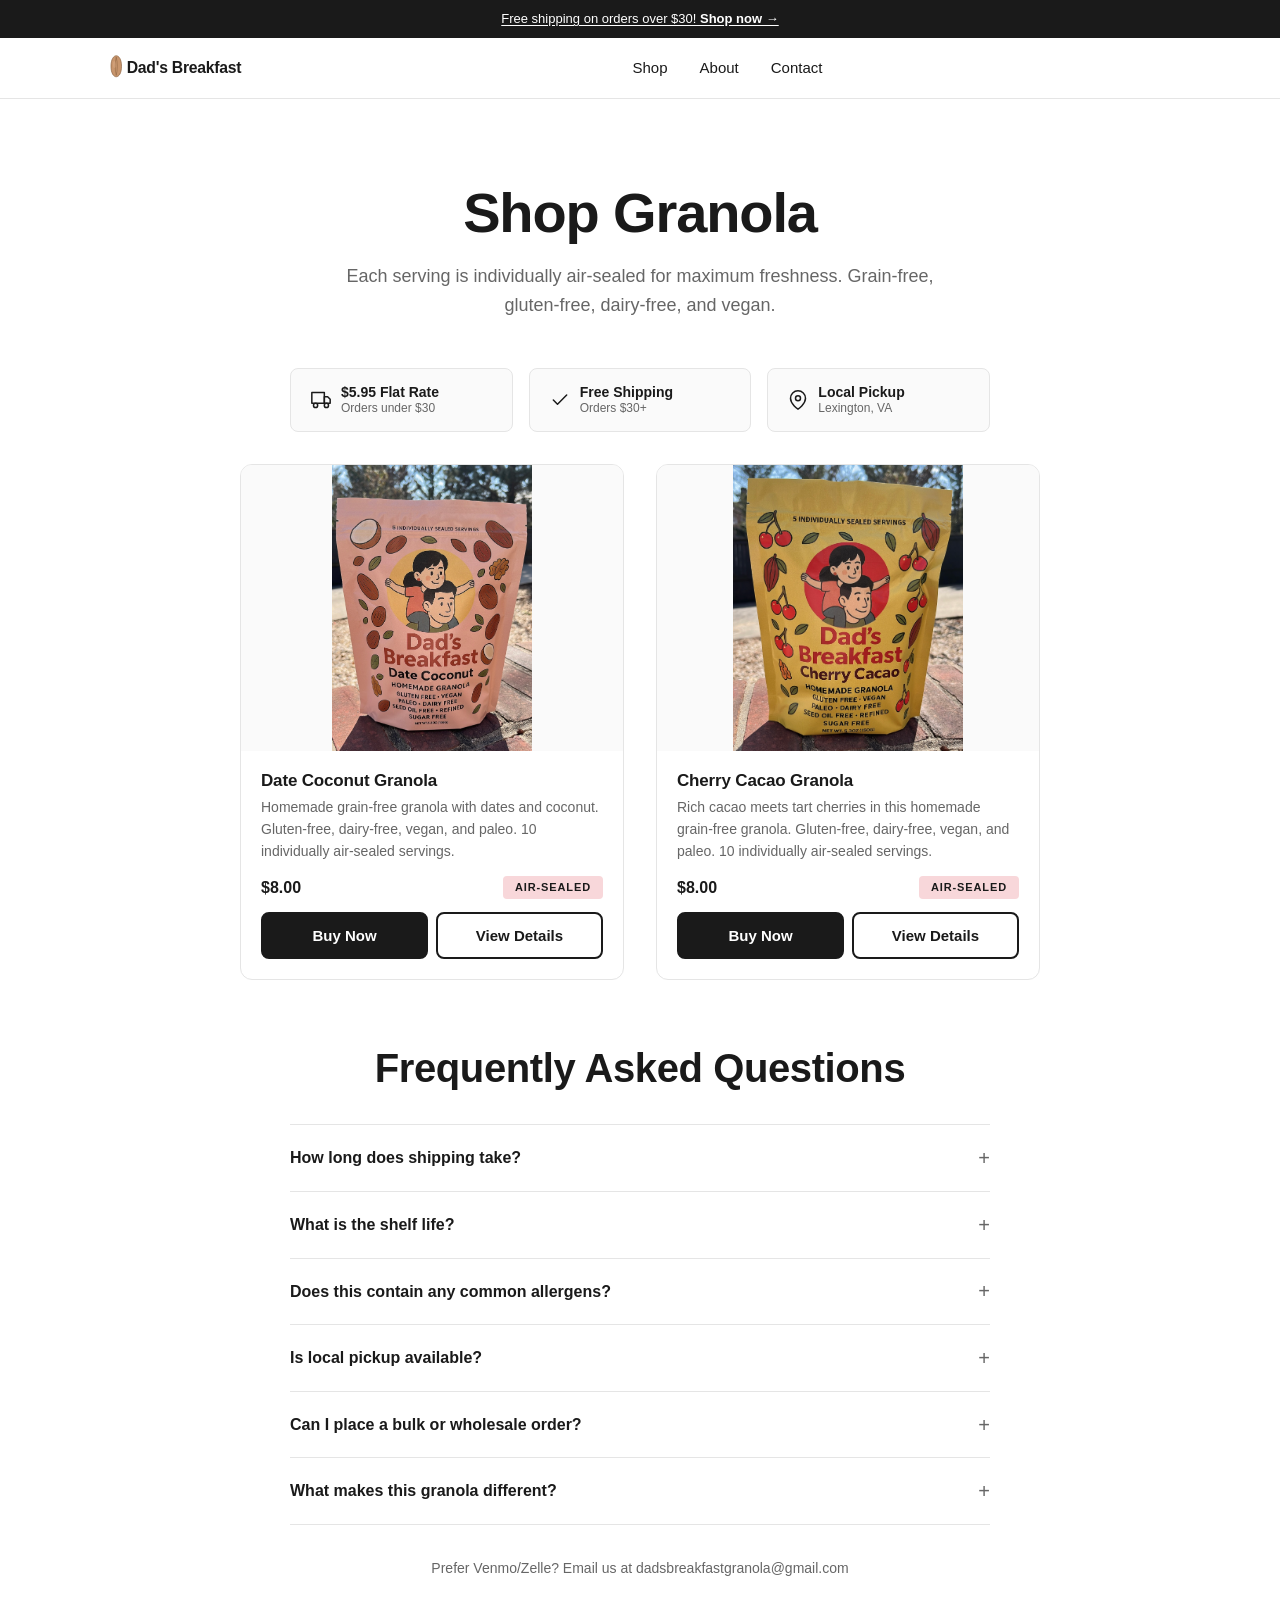
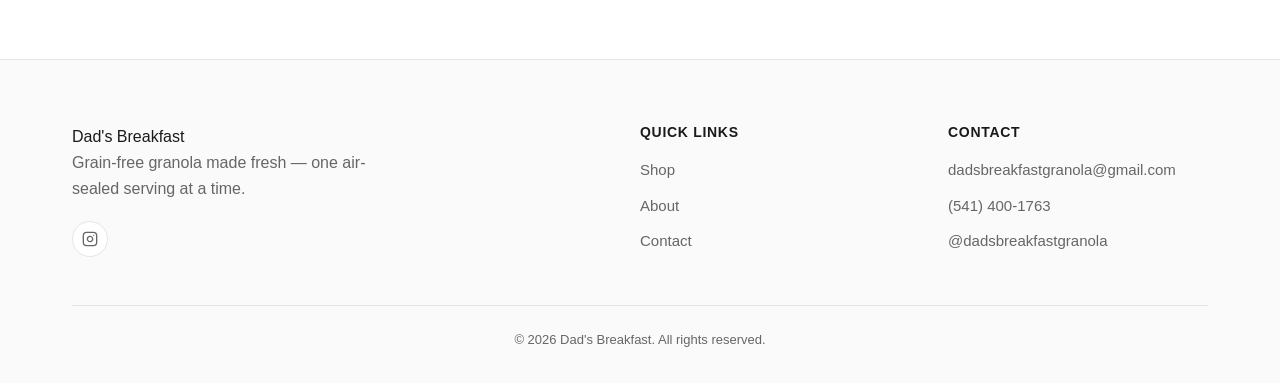
<file: products.html>
<!DOCTYPE html>
<html lang="en">
<head>
  <meta charset="UTF-8">
  <meta name="viewport" content="width=device-width, initial-scale=1.0">
  <title>Shop Granola — Dad's Breakfast</title>
  <meta name="description" content="Shop grain-free, gluten-free, dairy-free, vegan granola. Individually air-sealed for freshness. $8 per serving.">
  <link rel="icon" href="assets/images/favicon.svg" type="image/svg+xml">
  <meta property="og:title" content="Shop Granola — Dad's Breakfast">
  <meta property="og:description" content="Shop grain-free, gluten-free, dairy-free, vegan granola. Individually air-sealed for freshness. $8 per serving.">
  <meta property="og:image" content="https://pedroldrh.github.io/dadsbreakfast-site/assets/images/8425F056-F229-4503-9699-968A83C8201C.jpg">
  <meta property="og:url" content="https://pedroldrh.github.io/dadsbreakfast-site/products.html">
  <meta property="og:type" content="website">
  <meta name="twitter:card" content="summary_large_image">
  <link rel="stylesheet" href="assets/css/style.css">
</head>
<body>
  <a class="skip-to-content" href="#main-content">Skip to content</a>

  <!-- Announcement Bar -->
  <div class="announcement-bar">
    <a href="products.html">Free shipping on orders over $30! <strong>Shop now →</strong></a>
  </div>

  <!-- Header -->
  <header class="header header--sticky">
    <div class="container">
      <div class="header__inner">
        <a href="index.html" class="header__logo">
          <img src="assets/images/logo.svg" alt="Dad's Breakfast" width="200" height="32">
        </a>
        <nav class="header__nav" role="navigation" aria-label="Main navigation">
          <a href="products.html">Shop</a>
          <a href="about.html">About</a>
          <a href="contact.html">Contact</a>
        </nav>
        <div class="header__actions">
          <button class="header__menu-btn" data-mobile-menu-toggle aria-label="Open navigation menu" aria-expanded="false">
            <svg width="24" height="24" viewBox="0 0 24 24" fill="none" stroke="currentColor" stroke-width="2" stroke-linecap="round" stroke-linejoin="round" aria-hidden="true">
              <line x1="3" y1="6" x2="21" y2="6"/><line x1="3" y1="12" x2="21" y2="12"/><line x1="3" y1="18" x2="21" y2="18"/>
            </svg>
          </button>
        </div>
      </div>
    </div>
  </header>

  <!-- Mobile Navigation -->
  <div class="mobile-nav" id="mobile-nav" role="dialog" aria-label="Navigation menu" aria-hidden="true">
    <div class="mobile-nav__header">
      <span class="header__logo">
        <img src="assets/images/logo.svg" alt="Dad's Breakfast" width="200" height="32">
      </span>
      <button data-mobile-menu-close aria-label="Close navigation menu">
        <svg width="24" height="24" viewBox="0 0 24 24" fill="none" stroke="currentColor" stroke-width="2"><line x1="18" y1="6" x2="6" y2="18"/><line x1="6" y1="6" x2="18" y2="18"/></svg>
      </button>
    </div>
    <nav class="mobile-nav__links">
      <a href="products.html">Shop</a>
      <a href="about.html">About</a>
      <a href="contact.html">Contact</a>
    </nav>
  </div>

  <main id="main-content">

    <!-- Products Hero -->
    <section class="section products-page">
      <div class="container">
        <div class="products-intro animate-in">
          <h1>Shop Granola</h1>
          <p style="color:var(--color-text-light);max-width:600px;margin:0 auto;font-size:1.125rem;">
            Each serving is individually air-sealed for maximum freshness. Grain-free, gluten-free, dairy-free, and vegan.
          </p>
        </div>

        <!-- Shipping Info Banner -->
        <div class="shipping-banner">
          <div class="shipping-banner__item">
            <svg width="20" height="20" viewBox="0 0 24 24" fill="none" stroke="currentColor" stroke-width="1.8" stroke-linecap="round" stroke-linejoin="round" aria-hidden="true">
              <rect x="1" y="3" width="15" height="13"/><polygon points="16 8 20 8 23 11 23 16 16 16 16 8"/><circle cx="5.5" cy="18.5" r="2.5"/><circle cx="18.5" cy="18.5" r="2.5"/>
            </svg>
            <div>
              <strong>$5.95 Flat Rate</strong>
              <span>Orders under $30</span>
            </div>
          </div>
          <div class="shipping-banner__item">
            <svg width="20" height="20" viewBox="0 0 24 24" fill="none" stroke="currentColor" stroke-width="1.8" stroke-linecap="round" stroke-linejoin="round" aria-hidden="true">
              <path d="M20 6L9 17l-5-5"/>
            </svg>
            <div>
              <strong>Free Shipping</strong>
              <span>Orders $30+</span>
            </div>
          </div>
          <div class="shipping-banner__item">
            <svg width="20" height="20" viewBox="0 0 24 24" fill="none" stroke="currentColor" stroke-width="1.8" stroke-linecap="round" stroke-linejoin="round" aria-hidden="true">
              <path d="M21 10c0 7-9 13-9 13s-9-6-9-13a9 9 0 1 1 18 0z"/><circle cx="12" cy="10" r="3"/>
            </svg>
            <div>
              <strong>Local Pickup</strong>
              <span>Lexington, VA</span>
            </div>
          </div>
        </div>

        <!-- Product Cards -->
        <div class="product-listing" id="static-products">

          <div class="card animate-in">
            <a href="date-coconut.html" class="card__image">
              <img src="assets/images/8425F056-F229-4503-9699-968A83C8201C.jpg" alt="Dad's Breakfast Date Coconut granola bag" width="600" height="600" loading="lazy">
            </a>
            <div class="card__body">
              <a href="date-coconut.html" style="text-decoration:none;color:inherit;"><h3 style="font-size:1.0625rem;margin-bottom:0.25rem;">Date Coconut Granola</h3></a>
              <p style="font-size:0.875rem;color:var(--color-text-light);margin-bottom:0.75rem;">Homemade grain-free granola with dates and coconut. Gluten-free, dairy-free, vegan, and paleo. 10 individually air-sealed servings.</p>
              <div style="display:flex;align-items:center;justify-content:space-between;margin-bottom:0.75rem;">
                <span style="font-weight:700;">$8.00</span>
                <span class="badge badge--pink">Air-Sealed</span>
              </div>
              <div style="display:flex;gap:0.5rem;">
                <a href="https://bsbqbpo84biw6vpu-74228498479.shopifypreview.com/products/granola?variant=45009226006575" class="btn btn--primary" target="_blank" rel="noopener" style="flex:1;text-align:center;">Buy Now</a>
                <a href="date-coconut.html" class="btn btn--secondary" style="flex:1;text-align:center;">View Details</a>
              </div>
            </div>
          </div>

          <div class="card animate-in">
            <a href="cherry-cacao.html" class="card__image">
              <img src="assets/images/37B38BC4-2931-4154-883C-5483EE76FA46.jpg" alt="Dad's Breakfast Cherry Cacao granola on store shelves" width="600" height="600" loading="lazy">
            </a>
            <div class="card__body">
              <a href="cherry-cacao.html" style="text-decoration:none;color:inherit;"><h3 style="font-size:1.0625rem;margin-bottom:0.25rem;">Cherry Cacao Granola</h3></a>
              <p style="font-size:0.875rem;color:var(--color-text-light);margin-bottom:0.75rem;">Rich cacao meets tart cherries in this homemade grain-free granola. Gluten-free, dairy-free, vegan, and paleo. 10 individually air-sealed servings.</p>
              <div style="display:flex;align-items:center;justify-content:space-between;margin-bottom:0.75rem;">
                <span style="font-weight:700;">$8.00</span>
                <span class="badge badge--pink">Air-Sealed</span>
              </div>
              <div style="display:flex;gap:0.5rem;">
                <a href="https://bsbqbpo84biw6vpu-74228498479.shopifypreview.com/products/cherry-cacao-granola?variant=45030524092463" class="btn btn--primary" target="_blank" rel="noopener" style="flex:1;text-align:center;">Buy Now</a>
                <a href="cherry-cacao.html" class="btn btn--secondary" style="flex:1;text-align:center;">View Details</a>
              </div>
            </div>
          </div>


        </div>

        <!-- FAQ Section -->
        <div class="faq-section animate-in" style="margin-top:4rem;">
          <h2 style="text-align:center;margin-bottom:2rem;">Frequently Asked Questions</h2>

          <div class="faq-list">
            <details class="faq-item">
              <summary class="faq-question">How long does shipping take?</summary>
              <div class="faq-answer">
                <p>Orders typically ship within 1-2 business days. Standard delivery takes 3-5 business days depending on your location. You'll receive a tracking number once your order ships.</p>
              </div>
            </details>

            <details class="faq-item">
              <summary class="faq-question">What is the shelf life?</summary>
              <div class="faq-answer">
                <p>Thanks to our air-sealed packaging, each serving stays fresh for up to 3 months from the date of production. Once opened, we recommend consuming within 5-7 days for the best flavor and crunch.</p>
              </div>
            </details>

            <details class="faq-item">
              <summary class="faq-question">Does this contain any common allergens?</summary>
              <div class="faq-answer">
                <p>Our granola contains <strong>tree nuts</strong> (almonds, cashews, coconut). It is free of wheat, gluten, dairy, eggs, soy, and peanuts. All products are made in a kitchen that handles tree nuts. Please check individual packaging for the most up-to-date allergen information.</p>
              </div>
            </details>

            <details class="faq-item">
              <summary class="faq-question">Is local pickup available?</summary>
              <div class="faq-answer">
                <p>Yes! We offer free local pickup in Lexington, VA. You can also find us on campus at the Coop. Email us at <a href="mailto:dadsbreakfastgranola@gmail.com">dadsbreakfastgranola@gmail.com</a> to arrange a pickup time.</p>
              </div>
            </details>

            <details class="faq-item">
              <summary class="faq-question">Can I place a bulk or wholesale order?</summary>
              <div class="faq-answer">
                <p>Absolutely! We'd love to work with you on bulk orders for events, offices, or retail. Please reach out via our <a href="contact.html">contact page</a> or email us directly with the quantity you need and we'll send you a custom quote.</p>
              </div>
            </details>

            <details class="faq-item">
              <summary class="faq-question">What makes this granola different?</summary>
              <div class="faq-answer">
                <p>Every serving is handmade in small batches using whole, recognizable ingredients — no grains, no refined sugar, no artificial additives. Each portion is individually air-sealed to prevent oxidation and preserve freshness, so the last serving tastes just as good as the first.</p>
              </div>
            </details>
          </div>
        </div>

        <!-- Venmo/Zelle note -->
        <p style="text-align:center;margin-top:2rem;font-size:0.875rem;color:var(--color-text-light);">
          Prefer Venmo/Zelle? Email us at <a href="mailto:dadsbreakfastgranola@gmail.com">dadsbreakfastgranola@gmail.com</a>
        </p>

      </div>
    </section>

  </main>

  <!-- Footer -->
  <footer class="footer">
    <div class="container">
      <div class="footer__grid">
        <div>
          <div class="footer__brand">Dad's Breakfast</div>
          <p style="color:var(--color-text-light);margin-bottom:1rem;max-width:300px;">Grain-free granola made fresh — one air-sealed serving at a time.</p>
          <div class="footer__social">
            <a href="https://instagram.com/dadsbreakfastgranola" target="_blank" rel="noopener" aria-label="Instagram">
              <svg width="20" height="20" viewBox="0 0 24 24" fill="none" stroke="currentColor" stroke-width="2" stroke-linecap="round" stroke-linejoin="round"><rect x="2" y="2" width="20" height="20" rx="5" ry="5"/><path d="M16 11.37A4 4 0 1 1 12.63 8 4 4 0 0 1 16 11.37z"/><line x1="17.5" y1="6.5" x2="17.51" y2="6.5"/></svg>
            </a>
          </div>
        </div>
        <div>
          <h4 class="footer__heading">Quick Links</h4>
          <ul class="footer__links">
            <li><a href="products.html">Shop</a></li>
            <li><a href="about.html">About</a></li>
            <li><a href="contact.html">Contact</a></li>
          </ul>
        </div>
        <div>
          <h4 class="footer__heading">Contact</h4>
          <ul class="footer__links">
            <li><a href="mailto:dadsbreakfastgranola@gmail.com">dadsbreakfastgranola@gmail.com</a></li>
            <li><a href="tel:+15414001763">(541) 400-1763</a></li>
            <li><a href="https://instagram.com/dadsbreakfastgranola" target="_blank" rel="noopener">@dadsbreakfastgranola</a></li>
          </ul>
        </div>
      </div>
      <div class="footer__bottom">
        <p>&copy; <span data-year></span> Dad's Breakfast. All rights reserved.</p>
      </div>
    </div>
  </footer>

  <script src="assets/js/main.js"></script>
</body>
</html>
</file>
<file: assets/css/style.css>
/* ==========================================================================
   Dad's Breakfast — Main Stylesheet
   A modern grain-free granola brand
   ========================================================================== */

/* ==========================================================================
   CSS Custom Properties
   ========================================================================== */

:root {
  /* Colors */
  --color-bg: #ffffff;
  --color-bg-soft: #fafafa;
  --color-text: #1a1a1a;
  --color-text-light: #666666;
  --color-accent-pink: #f8d7da;
  --color-accent-yellow: #fff3cd;
  --color-border: #e5e5e5;
  --color-overlay: rgba(0, 0, 0, 0.4);

  /* Typography */
  --font-family: -apple-system, BlinkMacSystemFont, 'Segoe UI', Roboto, sans-serif;
  --font-size-base: 1rem;
  --line-height-base: 1.6;

  /* Border Radius */
  --radius-sm: 4px;
  --radius-md: 8px;
  --radius-lg: 12px;

  /* Layout */
  --max-width: 1200px;
  --section-spacing: 80px;

  /* Transitions */
  --transition: 0.2s ease;
}

/* ==========================================================================
   Reset & Base
   ========================================================================== */

*,
*::before,
*::after {
  box-sizing: border-box;
  margin: 0;
  padding: 0;
}

html {
  scroll-behavior: smooth;
  -webkit-text-size-adjust: 100%;
  -moz-text-size-adjust: 100%;
  text-size-adjust: 100%;
}

body {
  font-family: var(--font-family);
  font-size: var(--font-size-base);
  line-height: var(--line-height-base);
  color: var(--color-text);
  background-color: var(--color-bg);
  -webkit-font-smoothing: antialiased;
  -moz-osx-font-smoothing: grayscale;
  text-rendering: optimizeLegibility;
  min-height: 100vh;
}

img,
picture,
video,
canvas,
svg {
  display: block;
  max-width: 100%;
  height: auto;
}

input,
button,
textarea,
select {
  font: inherit;
  color: inherit;
}

button {
  cursor: pointer;
}

ul,
ol {
  list-style: none;
}

a {
  color: inherit;
  text-decoration: none;
}

table {
  border-collapse: collapse;
  border-spacing: 0;
}

fieldset {
  border: none;
}

/* ==========================================================================
   Typography
   ========================================================================== */

h1,
h2,
h3,
h4,
h5,
h6 {
  font-weight: 700;
  line-height: 1.2;
  letter-spacing: -0.01em;
  color: var(--color-text);
}

h1 {
  font-size: clamp(2rem, 5vw, 3.5rem);
  letter-spacing: -0.02em;
}

h2 {
  font-size: clamp(1.625rem, 4vw, 2.5rem);
}

h3 {
  font-size: clamp(1.375rem, 3vw, 2rem);
}

h4 {
  font-size: clamp(1.125rem, 2.5vw, 1.5rem);
}

h5 {
  font-size: clamp(1rem, 2vw, 1.25rem);
}

h6 {
  font-size: clamp(0.875rem, 1.5vw, 1rem);
  text-transform: uppercase;
  letter-spacing: 0.05em;
}

p {
  margin-bottom: 1rem;
  color: var(--color-text-light);
  line-height: var(--line-height-base);
}

p:last-child {
  margin-bottom: 0;
}

a {
  transition: color var(--transition);
}

a:hover {
  color: var(--color-text);
}

strong,
b {
  font-weight: 700;
}

em,
i {
  font-style: italic;
}

small {
  font-size: 0.8125rem;
  color: var(--color-text-light);
}

blockquote {
  padding: 1.5rem 2rem;
  margin: 1.5rem 0;
  border-left: 3px solid var(--color-border);
  font-style: italic;
  color: var(--color-text-light);
  background-color: var(--color-bg-soft);
  border-radius: 0 var(--radius-md) var(--radius-md) 0;
}

blockquote p {
  margin-bottom: 0;
}

/* ==========================================================================
   Accessibility
   ========================================================================== */

.skip-to-content {
  position: absolute;
  top: -100%;
  left: 50%;
  transform: translateX(-50%);
  padding: 0.75rem 1.5rem;
  background-color: var(--color-text);
  color: var(--color-bg);
  font-weight: 600;
  font-size: 0.875rem;
  border-radius: 0 0 var(--radius-md) var(--radius-md);
  z-index: 9999;
  transition: top var(--transition);
}

.skip-to-content:focus {
  top: 0;
  outline: none;
}

.sr-only {
  position: absolute;
  width: 1px;
  height: 1px;
  padding: 0;
  margin: -1px;
  overflow: hidden;
  clip: rect(0, 0, 0, 0);
  white-space: nowrap;
  border: 0;
}

.visually-hidden {
  position: absolute;
  width: 1px;
  height: 1px;
  padding: 0;
  margin: -1px;
  overflow: hidden;
  clip: rect(0, 0, 0, 0);
  white-space: nowrap;
  border: 0;
}

*:focus-visible {
  outline: 2px solid var(--color-text);
  outline-offset: 2px;
}

/* ==========================================================================
   Layout
   ========================================================================== */

.container {
  width: 100%;
  max-width: var(--max-width);
  margin-left: auto;
  margin-right: auto;
  padding-left: 1.25rem;
  padding-right: 1.25rem;
}

@media (min-width: 750px) {
  .container {
    padding-left: 2rem;
    padding-right: 2rem;
  }
}

.section {
  padding-top: var(--section-spacing);
  padding-bottom: var(--section-spacing);
}

@media (max-width: 749px) {
  .section {
    padding-top: 3rem;
    padding-bottom: 3rem;
  }
}

.grid {
  display: grid;
  gap: 1.5rem;
}

.grid--2 {
  grid-template-columns: 1fr;
}

.grid--3 {
  grid-template-columns: 1fr;
}

.grid--4 {
  grid-template-columns: 1fr;
}

@media (min-width: 750px) {
  .grid--2 {
    grid-template-columns: repeat(2, 1fr);
  }

  .grid--3 {
    grid-template-columns: repeat(3, 1fr);
  }

  .grid--4 {
    grid-template-columns: repeat(2, 1fr);
  }
}

@media (min-width: 990px) {
  .grid--4 {
    grid-template-columns: repeat(4, 1fr);
  }
}

.flex {
  display: flex;
  align-items: center;
  gap: 1rem;
}

.text-center {
  text-align: center;
}

/* ==========================================================================
   Buttons
   ========================================================================== */

.btn {
  display: inline-flex;
  align-items: center;
  justify-content: center;
  gap: 0.5rem;
  padding: 14px 32px;
  font-size: 0.9375rem;
  font-weight: 600;
  line-height: 1;
  text-decoration: none;
  border: 2px solid transparent;
  border-radius: var(--radius-md);
  cursor: pointer;
  transition: all var(--transition);
  white-space: nowrap;
  user-select: none;
}

.btn:focus-visible {
  outline: 2px solid var(--color-text);
  outline-offset: 2px;
}

.btn--primary {
  background-color: var(--color-text);
  color: var(--color-bg);
  border-color: var(--color-text);
}

.btn--primary:hover {
  background-color: var(--color-bg);
  color: var(--color-text);
  border-color: var(--color-text);
}

.btn--primary:active {
  background-color: var(--color-bg-soft);
  color: var(--color-text);
}

.btn--secondary {
  background-color: transparent;
  color: var(--color-text);
  border-color: var(--color-text);
}

.btn--secondary:hover {
  background-color: var(--color-text);
  color: var(--color-bg);
}

.btn--secondary:active {
  opacity: 0.85;
}

.btn--small {
  padding: 10px 20px;
  font-size: 0.8125rem;
}

.btn--full {
  width: 100%;
}

.btn:disabled,
.btn[disabled] {
  opacity: 0.5;
  cursor: not-allowed;
  pointer-events: none;
}

/* ==========================================================================
   Badges
   ========================================================================== */

.badge {
  display: inline-block;
  padding: 4px 12px;
  font-size: 0.6875rem;
  font-weight: 700;
  text-transform: uppercase;
  letter-spacing: 0.08em;
  border-radius: var(--radius-sm);
  line-height: 1.4;
}

.badge--pink {
  background-color: var(--color-accent-pink);
  color: var(--color-text);
}

.badge--yellow {
  background-color: var(--color-accent-yellow);
  color: var(--color-text);
}

/* ==========================================================================
   Cards
   ========================================================================== */

.card {
  background-color: var(--color-bg);
  border-radius: var(--radius-lg);
  overflow: hidden;
  border: 1px solid var(--color-border);
  transition: transform var(--transition), box-shadow var(--transition);
}

.card:hover {
  transform: translateY(-4px);
  box-shadow: 0 12px 24px rgba(0, 0, 0, 0.06);
}

.card__image {
  display: block;
  aspect-ratio: 4 / 3;
  overflow: hidden;
  background-color: var(--color-bg-soft);
  position: relative;
}

.card__image img {
  width: 100%;
  height: 100%;
  object-fit: contain;
  transition: transform 0.4s ease;
}

.card:hover .card__image img {
  transform: scale(1.05);
}

.card__body {
  padding: 1.25rem;
}

.card__body h3 {
  margin-bottom: 0.5rem;
  font-size: 1.125rem;
}

.card__body p {
  font-size: 0.9375rem;
  margin-bottom: 0.75rem;
}

/* ==========================================================================
   Forms
   ========================================================================== */

.form-group {
  margin-bottom: 1.25rem;
}

.form-group:last-child {
  margin-bottom: 0;
}

.form-label {
  display: block;
  margin-bottom: 0.375rem;
  font-size: 0.875rem;
  font-weight: 600;
  color: var(--color-text);
}

.form-input,
.form-textarea,
.form-select {
  display: block;
  width: 100%;
  padding: 12px 16px;
  font-size: 0.9375rem;
  line-height: 1.5;
  color: var(--color-text);
  background-color: var(--color-bg);
  border: 1px solid var(--color-border);
  border-radius: var(--radius-md);
  transition: border-color var(--transition), box-shadow var(--transition);
  appearance: none;
}

.form-input:focus,
.form-textarea:focus,
.form-select:focus {
  outline: none;
  border-color: var(--color-text);
  box-shadow: 0 0 0 3px rgba(26, 26, 26, 0.08);
}

.form-input::placeholder,
.form-textarea::placeholder {
  color: #aaaaaa;
}

.form-textarea {
  min-height: 140px;
  resize: vertical;
}

.form-select {
  padding-right: 2.5rem;
  background-image: url("data:image/svg+xml,%3Csvg xmlns='http://www.w3.org/2000/svg' width='16' height='16' viewBox='0 0 24 24' fill='none' stroke='%23666666' stroke-width='2' stroke-linecap='round' stroke-linejoin='round'%3E%3Cpolyline points='6 9 12 15 18 9'%3E%3C/polyline%3E%3C/svg%3E");
  background-repeat: no-repeat;
  background-position: right 12px center;
  background-size: 16px;
  cursor: pointer;
}

/* ==========================================================================
   Header
   ========================================================================== */

.header {
  background-color: var(--color-bg);
  border-bottom: 1px solid var(--color-border);
  z-index: 100;
  position: relative;
}

.header--sticky {
  position: sticky;
  top: 0;
}

.header__inner {
  display: flex;
  align-items: center;
  justify-content: space-between;
  padding-top: 1rem;
  padding-bottom: 1rem;
  max-width: var(--max-width);
  margin-left: auto;
  margin-right: auto;
  padding-left: 1.25rem;
  padding-right: 1.25rem;
}

@media (min-width: 750px) {
  .header__inner {
    padding-left: 2rem;
    padding-right: 2rem;
  }
}

.header__logo {
  display: inline-flex;
  align-items: center;
  text-decoration: none;
  color: var(--color-text);
  line-height: 1;
}

.header__logo img {
  height: 28px;
  width: auto;
}

.header__logo:hover {
  opacity: 0.85;
}

.header__nav {
  display: none;
  align-items: center;
  gap: 2rem;
}

@media (min-width: 750px) {
  .header__nav {
    display: flex;
  }
}

.header__nav a {
  font-size: 0.9375rem;
  font-weight: 500;
  text-decoration: none;
  color: var(--color-text);
  transition: color var(--transition);
  position: relative;
}

.header__nav a:hover {
  color: var(--color-text);
}

.header__nav a::after {
  content: '';
  position: absolute;
  bottom: -2px;
  left: 0;
  width: 0;
  height: 1px;
  background-color: var(--color-text);
  transition: width var(--transition);
}

.header__nav a:hover::after {
  width: 100%;
}

.header__actions {
  display: flex;
  align-items: center;
  gap: 0.75rem;
}

.header__menu-btn {
  display: flex;
  align-items: center;
  justify-content: center;
  width: 40px;
  height: 40px;
  padding: 0;
  background: none;
  border: none;
  cursor: pointer;
  color: var(--color-text);
}

@media (min-width: 750px) {
  .header__menu-btn {
    display: none;
  }
}

.header__menu-btn svg {
  width: 24px;
  height: 24px;
}

/* ==========================================================================
   Mobile Navigation
   ========================================================================== */

.mobile-nav {
  position: fixed;
  top: 0;
  left: 0;
  right: 0;
  bottom: 0;
  z-index: 200;
  background-color: var(--color-bg);
  transform: translateX(-100%);
  transition: transform 0.3s ease;
  overflow-y: auto;
  -webkit-overflow-scrolling: touch;
}

.mobile-nav--open {
  transform: translateX(0);
}

.mobile-nav__header {
  display: flex;
  align-items: center;
  justify-content: space-between;
  padding: 1rem 1.25rem;
  border-bottom: 1px solid var(--color-border);
}

.mobile-nav__close {
  display: flex;
  align-items: center;
  justify-content: center;
  width: 40px;
  height: 40px;
  padding: 0;
  background: none;
  border: none;
  cursor: pointer;
  color: var(--color-text);
}

.mobile-nav__close svg {
  width: 24px;
  height: 24px;
}

.mobile-nav__links {
  padding: 1.5rem 1.25rem;
}

.mobile-nav__links a {
  display: block;
  padding: 0.875rem 0;
  font-size: 1.125rem;
  font-weight: 500;
  color: var(--color-text);
  text-decoration: none;
  border-bottom: 1px solid var(--color-border);
  transition: color var(--transition);
}

.mobile-nav__links a:last-child {
  border-bottom: none;
}

.mobile-nav__links a:hover {
  color: var(--color-text-light);
}

.mobile-nav__overlay {
  position: fixed;
  top: 0;
  left: 0;
  right: 0;
  bottom: 0;
  z-index: 199;
  background-color: var(--color-overlay);
  opacity: 0;
  visibility: hidden;
  transition: opacity 0.3s ease, visibility 0.3s ease;
}

.mobile-nav--open ~ .mobile-nav__overlay,
.mobile-nav__overlay--visible {
  opacity: 1;
  visibility: visible;
}

/* ==========================================================================
   Footer
   ========================================================================== */

.footer {
  background-color: var(--color-bg-soft);
  border-top: 1px solid var(--color-border);
  padding: 4rem 0 2rem;
}

.footer__grid {
  display: grid;
  grid-template-columns: 1fr;
  gap: 2.5rem;
}

@media (min-width: 750px) {
  .footer__grid {
    grid-template-columns: 2fr 1fr 1fr;
    gap: 3rem;
  }
}

.footer__brand {
  max-width: 320px;
}

.footer__brand-name {
  font-size: 1.25rem;
  font-weight: 700;
  color: var(--color-text);
  margin-bottom: 0.75rem;
}

.footer__brand p {
  font-size: 0.9375rem;
  color: var(--color-text-light);
  line-height: 1.6;
}

.footer__heading {
  font-size: 0.875rem;
  font-weight: 700;
  text-transform: uppercase;
  letter-spacing: 0.05em;
  color: var(--color-text);
  margin-bottom: 1rem;
}

.footer__links {
  list-style: none;
}

.footer__links li {
  margin-bottom: 0.625rem;
}

.footer__links li:last-child {
  margin-bottom: 0;
}

.footer__links a {
  font-size: 0.9375rem;
  color: var(--color-text-light);
  text-decoration: none;
  transition: color var(--transition);
}

.footer__links a:hover {
  color: var(--color-text);
}

.footer__bottom {
  border-top: 1px solid var(--color-border);
  margin-top: 3rem;
  padding-top: 1.5rem;
  text-align: center;
}

.footer__bottom p {
  font-size: 0.8125rem;
  color: var(--color-text-light);
  margin-bottom: 0;
}

.footer__social {
  display: flex;
  align-items: center;
  gap: 1rem;
  margin-top: 1.25rem;
}

.footer__social a {
  display: flex;
  align-items: center;
  justify-content: center;
  width: 36px;
  height: 36px;
  border-radius: 50%;
  background-color: var(--color-bg);
  border: 1px solid var(--color-border);
  color: var(--color-text-light);
  text-decoration: none;
  transition: all var(--transition);
}

.footer__social a:hover {
  background-color: var(--color-text);
  color: var(--color-bg);
  border-color: var(--color-text);
}

.footer__social a svg {
  width: 16px;
  height: 16px;
}

/* ==========================================================================
   Hero Section (Split Layout)
   ========================================================================== */

.hero-split {
  padding: 3rem 0;
  overflow: hidden;
}

.hero-split__grid {
  display: grid;
  grid-template-columns: 1fr;
  gap: 2.5rem;
  align-items: center;
}

.hero-split__content {
  order: 2;
}

.hero-split__badge {
  display: inline-block;
  font-size: 0.75rem;
  font-weight: 600;
  text-transform: uppercase;
  letter-spacing: 0.12em;
  color: var(--color-text-light);
  margin-bottom: 1.25rem;
  padding: 6px 14px;
  background: var(--color-accent-pink);
  border-radius: 50px;
}

.hero-split__heading {
  font-size: clamp(2.25rem, 5.5vw, 3.75rem);
  font-weight: 800;
  line-height: 1.1;
  letter-spacing: -0.03em;
  color: var(--color-text);
  margin-bottom: 1.5rem;
}

.hero-split__text {
  font-size: 1.25rem;
  color: var(--color-text-light);
  line-height: 1.7;
  margin-bottom: 2rem;
  max-width: 520px;
}

.hero-split__actions {
  display: flex;
  flex-wrap: wrap;
  gap: 0.75rem;
  margin-bottom: 2rem;
}

.hero-split__trust {
  display: flex;
  flex-wrap: wrap;
  gap: 0.5rem 1.5rem;
  font-size: 0.8125rem;
  color: var(--color-text-light);
}

.hero-split__trust span {
  display: inline-flex;
  align-items: center;
  gap: 0.35rem;
}

.hero-split__image {
  order: 1;
  position: relative;
}

.hero-split__image img {
  width: 100%;
  height: auto;
  border-radius: var(--radius-lg);
  box-shadow: 0 20px 60px rgba(0, 0, 0, 0.1);
  object-fit: cover;
  aspect-ratio: 4 / 3;
}

/* Desktop: side-by-side split */
@media (min-width: 990px) {
  .hero-split {
    padding: 5rem 0;
  }

  .hero-split__grid {
    grid-template-columns: 1fr 1fr;
    gap: 4rem;
  }

  .hero-split__content {
    order: 1;
    padding: 2rem 0;
  }

  .hero-split__image {
    order: 2;
  }

  .hero-split__image img {
    aspect-ratio: 1;
    max-height: 560px;
  }
}

/* Tablet */
@media (min-width: 750px) and (max-width: 989px) {
  .hero-split {
    padding: 4rem 0;
  }

  .hero-split__image img {
    max-height: 420px;
    object-position: center;
  }
}

/* ==========================================================================
   Brand Highlights
   ========================================================================== */

.highlights {
  background-color: var(--color-bg-soft);
}

.highlights__grid {
  display: grid;
  grid-template-columns: repeat(2, 1fr);
  gap: 1.5rem;
  text-align: center;
}

@media (min-width: 750px) {
  .highlights__grid {
    grid-template-columns: repeat(5, 1fr);
    gap: 1rem;
  }
}

.highlights__item {
  padding: 1.25rem 0.75rem;
}

.highlights__icon {
  width: 48px;
  height: 48px;
  border-radius: 50%;
  background-color: var(--color-accent-pink);
  display: flex;
  align-items: center;
  justify-content: center;
  margin-left: auto;
  margin-right: auto;
  margin-bottom: 0.75rem;
}

.highlights__icon svg {
  width: 22px;
  height: 22px;
  color: var(--color-text);
}

.highlights__icon img {
  width: 22px;
  height: 22px;
}

.highlights__label {
  font-size: 0.8125rem;
  font-weight: 600;
  color: var(--color-text);
  line-height: 1.3;
}

.highlights__sublabel {
  font-size: 0.75rem;
  color: var(--color-text-light);
  margin-top: 0.25rem;
}

/* ==========================================================================
   Feature Section (Air-Sealed, etc.)
   ========================================================================== */

.feature__grid {
  display: grid;
  grid-template-columns: 1fr;
  gap: 2rem;
  align-items: center;
}

@media (min-width: 990px) {
  .feature__grid {
    grid-template-columns: repeat(2, 1fr);
    gap: 3rem;
  }
}

@media (min-width: 990px) {
  .feature__grid--reversed .feature__image {
    order: -1;
  }
}

.feature__image {
  border-radius: var(--radius-lg);
  overflow: hidden;
  aspect-ratio: 4 / 3;
  background-color: var(--color-bg-soft);
}

.feature__image img {
  width: 100%;
  height: 100%;
  object-fit: cover;
}

.feature__content h2 {
  margin-bottom: 1rem;
}

.feature__content p {
  font-size: 1rem;
  color: var(--color-text-light);
  line-height: 1.7;
  margin-bottom: 1rem;
}

.feature__content p:last-child {
  margin-bottom: 0;
}

.feature__content .badge {
  margin-bottom: 1rem;
}

.feature__content .btn {
  margin-top: 0.5rem;
}

/* ==========================================================================
   Founder Preview
   ========================================================================== */

.founder-preview {
  background-color: var(--color-bg-soft);
}

.founder-preview__grid {
  display: grid;
  grid-template-columns: 1fr;
  gap: 2rem;
  align-items: center;
}

@media (min-width: 990px) {
  .founder-preview__grid {
    grid-template-columns: repeat(2, 1fr);
    gap: 3rem;
  }
}

.founder-preview__image {
  border-radius: var(--radius-lg);
  overflow: hidden;
  aspect-ratio: 4 / 3;
  background-color: var(--color-bg);
}

.founder-preview__image img {
  width: 100%;
  height: 100%;
  object-fit: cover;
}

.founder-preview__content h2 {
  margin-bottom: 1rem;
}

.founder-preview__content p {
  font-size: 1rem;
  color: var(--color-text-light);
  line-height: 1.7;
  margin-bottom: 1rem;
}

.founder-preview__content p:last-child {
  margin-bottom: 0;
}

.founder-preview__content .btn {
  margin-top: 0.5rem;
}

/* ==========================================================================
   About Page
   ========================================================================== */

/* About Hero */
.about-hero {
  padding: 5rem 0 3rem;
  text-align: center;
  background: var(--color-bg);
}

.about-hero__inner {
  max-width: 680px;
  margin: 0 auto;
}

.about-hero__heading {
  font-size: clamp(1.75rem, 4vw, 2.75rem);
  font-weight: 800;
  line-height: 1.15;
  letter-spacing: -0.03em;
  margin-bottom: 0;
  color: var(--color-text);
}

.about-hero__text {
  font-size: 1.125rem;
  color: var(--color-text-light);
  line-height: 1.7;
  max-width: 540px;
  margin: 0 auto;
}

@media (max-width: 749px) {
  .about-hero {
    padding: 3rem 0 2rem;
  }
}

/* Story Sections */
.about-story {
  padding: 4rem 0;
}

.about-story__section {
  margin-bottom: 5rem;
}

.about-story__section:last-child {
  margin-bottom: 0;
}

.about-story__section h2 {
  margin-bottom: 1rem;
  font-size: clamp(1.25rem, 3vw, 1.75rem);
}

/* Two-column layout for story sections */
.about-story__two-col {
  display: grid;
  grid-template-columns: 1fr;
  gap: 2rem;
  align-items: center;
}

.about-story__image {
  border-radius: var(--radius-lg);
  overflow: hidden;
  max-width: 100%;
}

.about-story__image img {
  width: 100%;
  height: auto;
  display: block;
  border-radius: var(--radius-lg);
  aspect-ratio: 4 / 3;
  object-fit: cover;
}

.about-story__text p {
  color: var(--color-text-light);
  line-height: 1.8;
  margin-bottom: 1.25rem;
}

.about-story__text p:last-child {
  margin-bottom: 0;
}

.about-story__caption {
  font-size: 0.8125rem;
  color: var(--color-text-light);
  margin-top: 0.625rem;
  font-style: italic;
}

/* CTA block at bottom */
.about-story__cta {
  text-align: center;
  padding: 4rem 0 1rem;
  border-top: 1px solid var(--color-border);
  margin-top: 2rem;
}

.about-story__cta h2 {
  margin-bottom: 0.5rem;
}

.about-story__cta p {
  color: var(--color-text-light);
  margin-bottom: 1.5rem;
  font-size: 1.0625rem;
}

/* Desktop: side-by-side text + image */
@media (min-width: 990px) {
  .about-story {
    padding: 5rem 0;
  }

  .about-story__section {
    margin-bottom: 6rem;
  }

  .about-story__two-col {
    grid-template-columns: 1fr 1fr;
    gap: 3.5rem;
  }

  .about-story__two-col--reversed .about-story__image {
    order: -1;
  }
}

@media (min-width: 750px) and (max-width: 989px) {
  .about-story__two-col {
    gap: 2.5rem;
  }
}

/* ==========================================================================
   Products Page
   ========================================================================== */

.products-page {
  padding-top: var(--section-spacing);
  padding-bottom: var(--section-spacing);
}

@media (max-width: 749px) {
  .products-page {
    padding-top: 3rem;
    padding-bottom: 3rem;
  }
}

.products-intro {
  text-align: center;
  margin-bottom: 3rem;
  max-width: 600px;
  margin-left: auto;
  margin-right: auto;
}

.products-intro h1 {
  margin-bottom: 1rem;
}

.products-intro p {
  font-size: 1.0625rem;
  color: var(--color-text-light);
}

/* Shipping Banner */
.shipping-banner {
  display: flex;
  flex-wrap: wrap;
  justify-content: center;
  gap: 1rem;
  margin: 2rem auto;
  max-width: 700px;
}

.shipping-banner__item {
  display: flex;
  align-items: center;
  gap: 0.625rem;
  padding: 0.875rem 1.25rem;
  background: var(--color-bg-soft);
  border: 1px solid var(--color-border);
  border-radius: var(--radius-md);
  flex: 1;
  min-width: 180px;
}

.shipping-banner__item svg {
  flex-shrink: 0;
  color: var(--color-text);
}

.shipping-banner__item strong {
  display: block;
  font-size: 0.875rem;
  font-weight: 700;
  color: var(--color-text);
  line-height: 1.3;
}

.shipping-banner__item span {
  display: block;
  font-size: 0.75rem;
  color: var(--color-text-light);
  line-height: 1.3;
}

@media (max-width: 749px) {
  .shipping-banner__item {
    min-width: 140px;
    padding: 0.75rem 1rem;
  }
}

/* Shopify Buy Button custom styling */
.shopify-buy-frame {
  border-radius: var(--radius-lg) !important;
  font-family: var(--font-family) !important;
  overflow: hidden;
}

.shopify-buy-frame iframe {
  border-radius: var(--radius-lg) !important;
}

.product-listing {
  display: grid;
  grid-template-columns: repeat(2, 1fr);
  gap: 1.25rem;
}

@media (min-width: 750px) {
  .product-listing {
    grid-template-columns: repeat(2, 1fr);
    gap: 2rem;
    max-width: 800px;
    margin-left: auto;
    margin-right: auto;
  }
}

.product-card {
  background-color: var(--color-bg);
  border: 1px solid var(--color-border);
  border-radius: var(--radius-lg);
  overflow: hidden;
  transition: transform var(--transition), box-shadow var(--transition);
}

.product-card:hover {
  transform: translateY(-4px);
  box-shadow: 0 12px 24px rgba(0, 0, 0, 0.06);
}

.product-card__image {
  aspect-ratio: 1 / 1;
  overflow: hidden;
  background-color: var(--color-bg-soft);
}

.product-card__image img {
  width: 100%;
  height: 100%;
  object-fit: cover;
  transition: transform 0.4s ease;
}

.product-card:hover .product-card__image img {
  transform: scale(1.05);
}

.product-card__body {
  padding: 1.25rem;
}

.product-card__title {
  font-size: 1rem;
  font-weight: 600;
  margin-bottom: 0.375rem;
}

.product-card__price {
  font-size: 0.9375rem;
  font-weight: 600;
  color: var(--color-text);
  margin-bottom: 0.75rem;
}

.product-card__price span {
  font-weight: 400;
  color: var(--color-text-light);
  text-decoration: line-through;
  margin-left: 0.5rem;
  font-size: 0.875rem;
}

/* ==========================================================================
   Contact Page
   ========================================================================== */

.contact-grid {
  display: grid;
  grid-template-columns: 1fr;
  gap: 2rem;
}

@media (min-width: 990px) {
  .contact-grid {
    grid-template-columns: repeat(2, 1fr);
    gap: 3rem;
  }
}

.contact-info__heading {
  margin-bottom: 1.5rem;
}

.contact-info__text {
  color: var(--color-text-light);
  line-height: 1.7;
  margin-bottom: 2rem;
}

.contact-info__item {
  display: flex;
  align-items: flex-start;
  gap: 1rem;
  margin-bottom: 1.5rem;
}

.contact-info__item:last-child {
  margin-bottom: 0;
}

.contact-info__icon {
  flex-shrink: 0;
  width: 40px;
  height: 40px;
  border-radius: 50%;
  background-color: var(--color-accent-pink);
  display: flex;
  align-items: center;
  justify-content: center;
}

.contact-info__icon svg {
  width: 18px;
  height: 18px;
  color: var(--color-text);
}

.contact-info__details h4 {
  font-size: 0.9375rem;
  font-weight: 600;
  margin-bottom: 0.25rem;
}

.contact-info__details p {
  font-size: 0.875rem;
  color: var(--color-text-light);
  margin-bottom: 0;
}

.contact-form {
  background-color: var(--color-bg-soft);
  padding: 2rem;
  border-radius: var(--radius-lg);
  border: 1px solid var(--color-border);
}

@media (min-width: 750px) {
  .contact-form {
    padding: 2.5rem;
  }
}

.contact-form h3 {
  margin-bottom: 1.5rem;
}

/* ==========================================================================
   Announcement Bar
   ========================================================================== */

.announcement-bar {
  background-color: var(--color-text);
  color: var(--color-bg);
  text-align: center;
  padding: 0.625rem 1.25rem;
  font-size: 0.8125rem;
  font-weight: 500;
  line-height: 1.4;
}

.announcement-bar a {
  color: var(--color-bg);
  text-decoration: underline;
  text-underline-offset: 2px;
  transition: opacity var(--transition);
}

.announcement-bar a:hover {
  opacity: 0.8;
}

.announcement-bar__inner {
  max-width: var(--max-width);
  margin-left: auto;
  margin-right: auto;
}

/* ==========================================================================
   Animations
   ========================================================================== */

@keyframes fadeInUp {
  from {
    opacity: 0;
    transform: translateY(20px);
  }
  to {
    opacity: 1;
    transform: translateY(0);
  }
}

@keyframes fadeIn {
  from {
    opacity: 0;
  }
  to {
    opacity: 1;
  }
}

@keyframes slideInLeft {
  from {
    opacity: 0;
    transform: translateX(-20px);
  }
  to {
    opacity: 1;
    transform: translateX(0);
  }
}

@keyframes slideInRight {
  from {
    opacity: 0;
    transform: translateX(20px);
  }
  to {
    opacity: 1;
    transform: translateX(0);
  }
}

.animate-in {
  opacity: 0;
  transform: translateY(20px);
}

.animate-in--visible {
  opacity: 1;
  transform: translateY(0);
  transition: opacity 0.6s ease, transform 0.6s ease;
}

.animate-in--delay-1 {
  transition-delay: 0.1s;
}

.animate-in--delay-2 {
  transition-delay: 0.2s;
}

.animate-in--delay-3 {
  transition-delay: 0.3s;
}

.animate-in--delay-4 {
  transition-delay: 0.4s;
}

/* ==========================================================================
   Utilities
   ========================================================================== */

/* Margin bottom */
.mb-0 {
  margin-bottom: 0 !important;
}

.mb-1 {
  margin-bottom: 0.5rem !important;
}

.mb-2 {
  margin-bottom: 1rem !important;
}

.mb-3 {
  margin-bottom: 1.5rem !important;
}

.mb-4 {
  margin-bottom: 2rem !important;
}

/* Margin top */
.mt-0 {
  margin-top: 0 !important;
}

.mt-1 {
  margin-top: 0.5rem !important;
}

.mt-2 {
  margin-top: 1rem !important;
}

.mt-3 {
  margin-top: 1.5rem !important;
}

.mt-4 {
  margin-top: 2rem !important;
}

/* No scroll (for when mobile nav is open) */
.no-scroll {
  overflow: hidden !important;
}

/* Text utilities */
.text-light {
  color: var(--color-text-light) !important;
}

.text-small {
  font-size: 0.8125rem !important;
}

/* Display utilities */
.hidden {
  display: none !important;
}

@media (max-width: 749px) {
  .hidden-mobile {
    display: none !important;
  }
}

@media (min-width: 750px) and (max-width: 989px) {
  .hidden-tablet {
    display: none !important;
  }
}

@media (min-width: 990px) {
  .hidden-desktop {
    display: none !important;
  }
}

/* ==========================================================================
   Product Details (Ingredients Accordion)
   ========================================================================== */

.product-details {
  border-top: 1px solid var(--color-border);
  padding-top: 0.75rem;
}

.product-details summary {
  font-size: 0.8125rem;
  font-weight: 600;
  color: var(--color-text);
  cursor: pointer;
  padding: 0.25rem 0;
  list-style: none;
  display: flex;
  align-items: center;
  justify-content: space-between;
}

.product-details summary::-webkit-details-marker {
  display: none;
}

.product-details summary::after {
  content: '+';
  font-size: 1rem;
  font-weight: 400;
  color: var(--color-text-light);
  transition: transform var(--transition);
}

.product-details[open] summary::after {
  content: '\2212';
}

.product-details__content {
  padding: 0.75rem 0 0.25rem;
}

.product-details__content p {
  font-size: 0.8125rem;
  line-height: 1.6;
  margin-bottom: 0.625rem;
}

.nutrition-badges {
  display: flex;
  flex-wrap: wrap;
  gap: 0.375rem;
  margin-bottom: 0.625rem;
}

.nutrition-badges .badge {
  font-size: 0.625rem;
  padding: 2px 8px;
}

.product-details__note {
  font-size: 0.75rem !important;
  color: var(--color-text-light);
  font-style: italic;
  margin-bottom: 0 !important;
}

/* ==========================================================================
   FAQ Section
   ========================================================================== */

.faq-section {
  max-width: 700px;
  margin-left: auto;
  margin-right: auto;
}

.faq-list {
  border-top: 1px solid var(--color-border);
}

.faq-item {
  border-bottom: 1px solid var(--color-border);
}

.faq-question {
  font-size: 1rem;
  font-weight: 600;
  color: var(--color-text);
  cursor: pointer;
  padding: 1.25rem 2rem 1.25rem 0;
  list-style: none;
  position: relative;
}

.faq-question::-webkit-details-marker {
  display: none;
}

.faq-question::after {
  content: '+';
  position: absolute;
  right: 0;
  top: 50%;
  transform: translateY(-50%);
  font-size: 1.25rem;
  font-weight: 400;
  color: var(--color-text-light);
  transition: transform var(--transition);
}

.faq-item[open] .faq-question::after {
  content: '\2212';
}

.faq-answer {
  padding: 0 0 1.25rem;
}

.faq-answer p {
  font-size: 0.9375rem;
  line-height: 1.7;
  color: var(--color-text-light);
}

.faq-answer a {
  text-decoration: underline;
  text-underline-offset: 2px;
}

/* ==========================================================================
   Product Page Layout
   ========================================================================== */

.product-page__grid {
  display: grid;
  grid-template-columns: 1fr;
  gap: 2rem;
}

@media (min-width: 990px) {
  .product-page__grid {
    grid-template-columns: 55% 45%;
    gap: 3rem;
  }
}

/* ==========================================================================
   Image Gallery
   ========================================================================== */

.gallery__main {
  aspect-ratio: 1 / 1;
  border-radius: var(--radius-lg);
  overflow: hidden;
  background-color: var(--color-bg-soft);
}

.gallery__main img {
  width: 100%;
  height: 100%;
  object-fit: contain;
}

.gallery__thumbs {
  display: flex;
  flex-direction: row;
  gap: 0.5rem;
  margin-top: 0.75rem;
}

.gallery__thumb {
  width: 72px;
  height: 72px;
  border-radius: var(--radius-sm);
  overflow: hidden;
  cursor: pointer;
  border: 2px solid transparent;
  opacity: 0.6;
  transition: all var(--transition);
}

.gallery__thumb--active,
.gallery__thumb:hover {
  opacity: 1;
  border-color: var(--color-text);
}

.gallery__thumb img {
  width: 100%;
  height: 100%;
  object-fit: cover;
}

/* ==========================================================================
   Product Info
   ========================================================================== */

.product-info__title {
  margin-bottom: 0.5rem;
}

.product-info__price {
  font-size: 1.5rem;
  font-weight: 700;
  margin-bottom: 1.5rem;
}

.product-info__description {
  color: var(--color-text-light);
  line-height: 1.7;
  margin-bottom: 2rem;
}

/* ==========================================================================
   Quantity Selector
   ========================================================================== */

.qty-selector {
  display: inline-flex;
  border: 1px solid var(--color-border);
  border-radius: var(--radius-md);
  overflow: hidden;
}

.qty-selector__btn {
  width: 44px;
  height: 44px;
  display: flex;
  align-items: center;
  justify-content: center;
  background: none;
  border: none;
  cursor: pointer;
  font-size: 1.125rem;
  color: var(--color-text);
  transition: background var(--transition);
}

.qty-selector__btn:hover {
  background: var(--color-bg-soft);
}

.qty-selector__btn:disabled {
  opacity: 0.3;
  cursor: not-allowed;
}

.qty-selector__value {
  width: 48px;
  height: 44px;
  display: flex;
  align-items: center;
  justify-content: center;
  font-weight: 600;
  font-size: 1rem;
  border-left: 1px solid var(--color-border);
  border-right: 1px solid var(--color-border);
}

.qty-selector--small .qty-selector__btn {
  width: 32px;
  height: 32px;
  font-size: 0.875rem;
}

.qty-selector--small .qty-selector__value {
  width: 36px;
  height: 32px;
  font-size: 0.875rem;
}

/* ==========================================================================
   Add to Cart / Product Actions
   ========================================================================== */

.product-actions {
  display: flex;
  gap: 1rem;
  align-items: center;
  margin-bottom: 2rem;
  flex-wrap: wrap;
}

/* ==========================================================================
   Product Dropdowns
   ========================================================================== */

.product-dropdown {
  border-top: 1px solid var(--color-border);
  padding: 0;
}

.product-dropdown summary {
  padding: 1rem 0;
  font-weight: 600;
  font-size: 0.9375rem;
  cursor: pointer;
  display: flex;
  justify-content: space-between;
  align-items: center;
  list-style: none;
}

.product-dropdown summary::-webkit-details-marker {
  display: none;
}

.product-dropdown summary::after {
  content: '+';
  font-size: 1.125rem;
  color: var(--color-text-light);
}

.product-dropdown[open] summary::after {
  content: '\2212';
}

.product-dropdown__content {
  padding: 0 0 1rem;
  font-size: 0.9375rem;
  line-height: 1.7;
  color: var(--color-text-light);
}

.product-dropdown:last-child {
  border-bottom: 1px solid var(--color-border);
}

/* ==========================================================================
   Reviews Section
   ========================================================================== */

.reviews {
  margin-top: var(--section-spacing);
}

.reviews__header {
  display: flex;
  justify-content: space-between;
  align-items: center;
  margin-bottom: 2rem;
  flex-wrap: wrap;
  gap: 1rem;
}

.reviews__avg {
  display: flex;
  align-items: center;
  gap: 0.5rem;
}

.reviews__avg-score {
  font-size: 1.5rem;
  font-weight: 700;
}

.reviews__count {
  font-size: 0.875rem;
  color: var(--color-text-light);
}

/* ==========================================================================
   Star Rating
   ========================================================================== */

.stars {
  display: inline-flex;
  gap: 2px;
}

.stars svg {
  width: 18px;
  height: 18px;
}

.star--filled {
  color: #f5a623;
  fill: #f5a623;
}

.star--empty {
  color: var(--color-border);
  fill: var(--color-border);
}

/* ==========================================================================
   Star Rating Input
   ========================================================================== */

.star-input {
  display: flex;
  gap: 4px;
  cursor: pointer;
}

.star-input svg {
  width: 28px;
  height: 28px;
  color: var(--color-border);
  fill: var(--color-border);
  transition: color 0.15s;
  cursor: pointer;
}

.star-input svg.active,
.star-input svg:hover {
  color: #f5a623;
  fill: #f5a623;
}

/* ==========================================================================
   Review Form
   ========================================================================== */

.review-form {
  background: var(--color-bg-soft);
  padding: 2rem;
  border-radius: var(--radius-lg);
  border: 1px solid var(--color-border);
  margin-bottom: 2rem;
}

.review-form h3 {
  margin-bottom: 1rem;
}

/* ==========================================================================
   Review Cards
   ========================================================================== */

.review-card {
  padding: 1.5rem 0;
  border-bottom: 1px solid var(--color-border);
}

.review-card:last-child {
  border-bottom: none;
}

.review-card__header {
  display: flex;
  justify-content: space-between;
  align-items: center;
  margin-bottom: 0.5rem;
}

.review-card__name {
  font-weight: 600;
  font-size: 0.9375rem;
}

.review-card__date {
  font-size: 0.8125rem;
  color: var(--color-text-light);
}

.review-card__text {
  color: var(--color-text-light);
  line-height: 1.7;
  font-size: 0.9375rem;
}

/* ==========================================================================
   Cart Icon
   ========================================================================== */

.header__cart {
  position: relative;
  display: flex;
  align-items: center;
  justify-content: center;
  width: 40px;
  height: 40px;
  background: none;
  border: none;
  cursor: pointer;
  color: var(--color-text);
}

.header__cart svg {
  width: 22px;
  height: 22px;
}

.header__cart-badge {
  position: absolute;
  top: 2px;
  right: 2px;
  min-width: 18px;
  height: 18px;
  padding: 0 5px;
  border-radius: 50%;
  background: var(--color-text);
  color: var(--color-bg);
  font-size: 0.6875rem;
  font-weight: 700;
  display: flex;
  align-items: center;
  justify-content: center;
  line-height: 1;
}

.header__cart-badge:empty,
.header__cart-badge[data-count="0"] {
  display: none;
}

/* ==========================================================================
   Cart Drawer
   ========================================================================== */

.cart-drawer {
  position: fixed;
  top: 0;
  right: 0;
  width: 100%;
  max-width: 420px;
  height: 100%;
  z-index: 300;
  background: var(--color-bg);
  transform: translateX(100%);
  transition: transform 0.3s ease;
  display: flex;
  flex-direction: column;
  box-shadow: -4px 0 24px rgba(0, 0, 0, 0.1);
}

.cart-drawer--open {
  transform: translateX(0);
}

.cart-drawer__header {
  display: flex;
  justify-content: space-between;
  align-items: center;
  padding: 1.25rem 1.5rem;
  border-bottom: 1px solid var(--color-border);
}

.cart-drawer__header h2 {
  font-size: 1.125rem;
  margin: 0;
}

.cart-drawer__close {
  display: flex;
  align-items: center;
  justify-content: center;
  width: 40px;
  height: 40px;
  padding: 0;
  background: none;
  border: none;
  cursor: pointer;
  color: var(--color-text);
}

.cart-drawer__items {
  flex: 1;
  overflow-y: auto;
  padding: 1rem 1.5rem;
}

.cart-drawer__empty {
  text-align: center;
  padding: 3rem 1rem;
  color: var(--color-text-light);
}

/* ==========================================================================
   Cart Item
   ========================================================================== */

.cart-item {
  display: grid;
  grid-template-columns: 72px 1fr auto;
  gap: 1rem;
  padding: 1rem 0;
  border-bottom: 1px solid var(--color-border);
  align-items: start;
}

.cart-item:last-child {
  border-bottom: none;
}

.cart-item__image {
  width: 72px;
  height: 72px;
  border-radius: var(--radius-sm);
  overflow: hidden;
  background-color: var(--color-bg-soft);
}

.cart-item__image img {
  width: 100%;
  height: 100%;
  object-fit: cover;
}

.cart-item__name {
  font-weight: 600;
  font-size: 0.9375rem;
  margin-bottom: 0.25rem;
}

.cart-item__price {
  font-size: 0.875rem;
  color: var(--color-text-light);
  margin-bottom: 0.5rem;
}

.cart-item__actions {
  display: flex;
  align-items: center;
  gap: 0.75rem;
}

.cart-item__remove {
  font-size: 0.8125rem;
  color: var(--color-text-light);
  background: none;
  border: none;
  cursor: pointer;
  text-decoration: underline;
  padding: 0;
}

.cart-item__remove:hover {
  color: var(--color-text);
}

/* ==========================================================================
   Cart Footer
   ========================================================================== */

.cart-drawer__footer {
  padding: 1.25rem 1.5rem;
  border-top: 1px solid var(--color-border);
}

.cart-drawer__subtotal {
  display: flex;
  justify-content: space-between;
  font-weight: 700;
  font-size: 1.125rem;
  margin-bottom: 0.5rem;
}

.cart-drawer__shipping {
  font-size: 0.8125rem;
  color: var(--color-text-light);
  margin-bottom: 1rem;
}

.cart-drawer__checkout {
  width: 100%;
}

.cart-drawer__alt-pay {
  text-align: center;
  margin-top: 0.75rem;
  font-size: 0.8125rem;
  color: var(--color-text-light);
}

/* ==========================================================================
   Cart Overlay
   ========================================================================== */

.cart-overlay {
  position: fixed;
  top: 0;
  left: 0;
  right: 0;
  bottom: 0;
  z-index: 299;
  background: rgba(0, 0, 0, 0.4);
  opacity: 0;
  visibility: hidden;
  transition: opacity 0.3s, visibility 0.3s;
}

.cart-overlay--visible {
  opacity: 1;
  visibility: visible;
}

/* ==========================================================================
   Checkout Options
   ========================================================================== */

.checkout-options {
  margin-top: 0.75rem;
}

.checkout-options__divider {
  text-align: center;
  margin: 1rem 0;
  font-size: 0.8125rem;
  color: var(--color-text-light);
  position: relative;
}

.checkout-options__divider::before,
.checkout-options__divider::after {
  content: '';
  position: absolute;
  top: 50%;
  width: calc(50% - 1.5rem);
  height: 1px;
  background: var(--color-border);
}

.checkout-options__divider::before {
  left: 0;
}

.checkout-options__divider::after {
  right: 0;
}

.checkout-options__venmo {
  text-align: center;
  padding: 1rem;
  background: var(--color-bg-soft);
  border-radius: var(--radius-md);
  font-size: 0.8125rem;
}

/* ==========================================================================
   Print Styles
   ========================================================================== */

@media print {
  *,
  *::before,
  *::after {
    background: transparent !important;
    color: #000 !important;
    box-shadow: none !important;
    text-shadow: none !important;
  }

  a,
  a:visited {
    text-decoration: underline;
  }

  img {
    page-break-inside: avoid;
  }

  p,
  h2,
  h3 {
    orphans: 3;
    widows: 3;
  }

  h2,
  h3 {
    page-break-after: avoid;
  }

  .header,
  .footer,
  .mobile-nav,
  .announcement-bar {
    display: none !important;
  }
}
</file>
